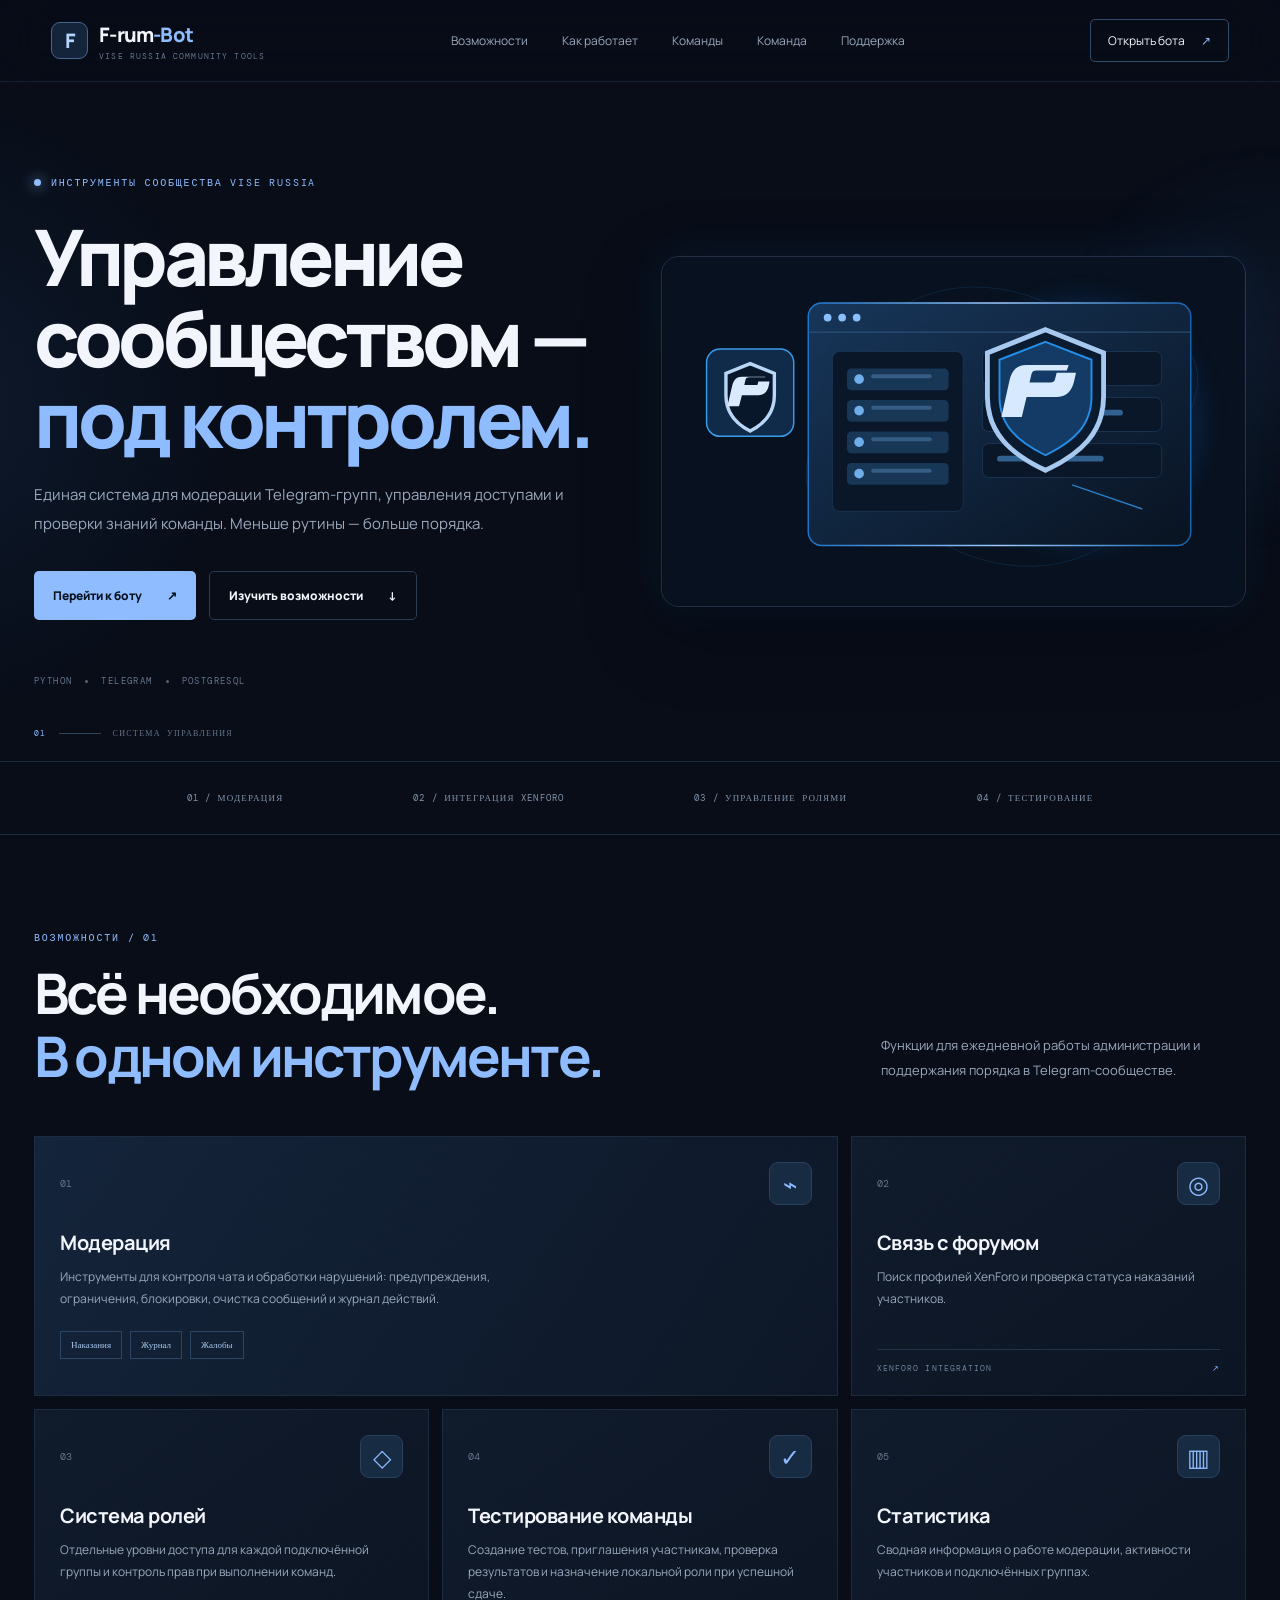
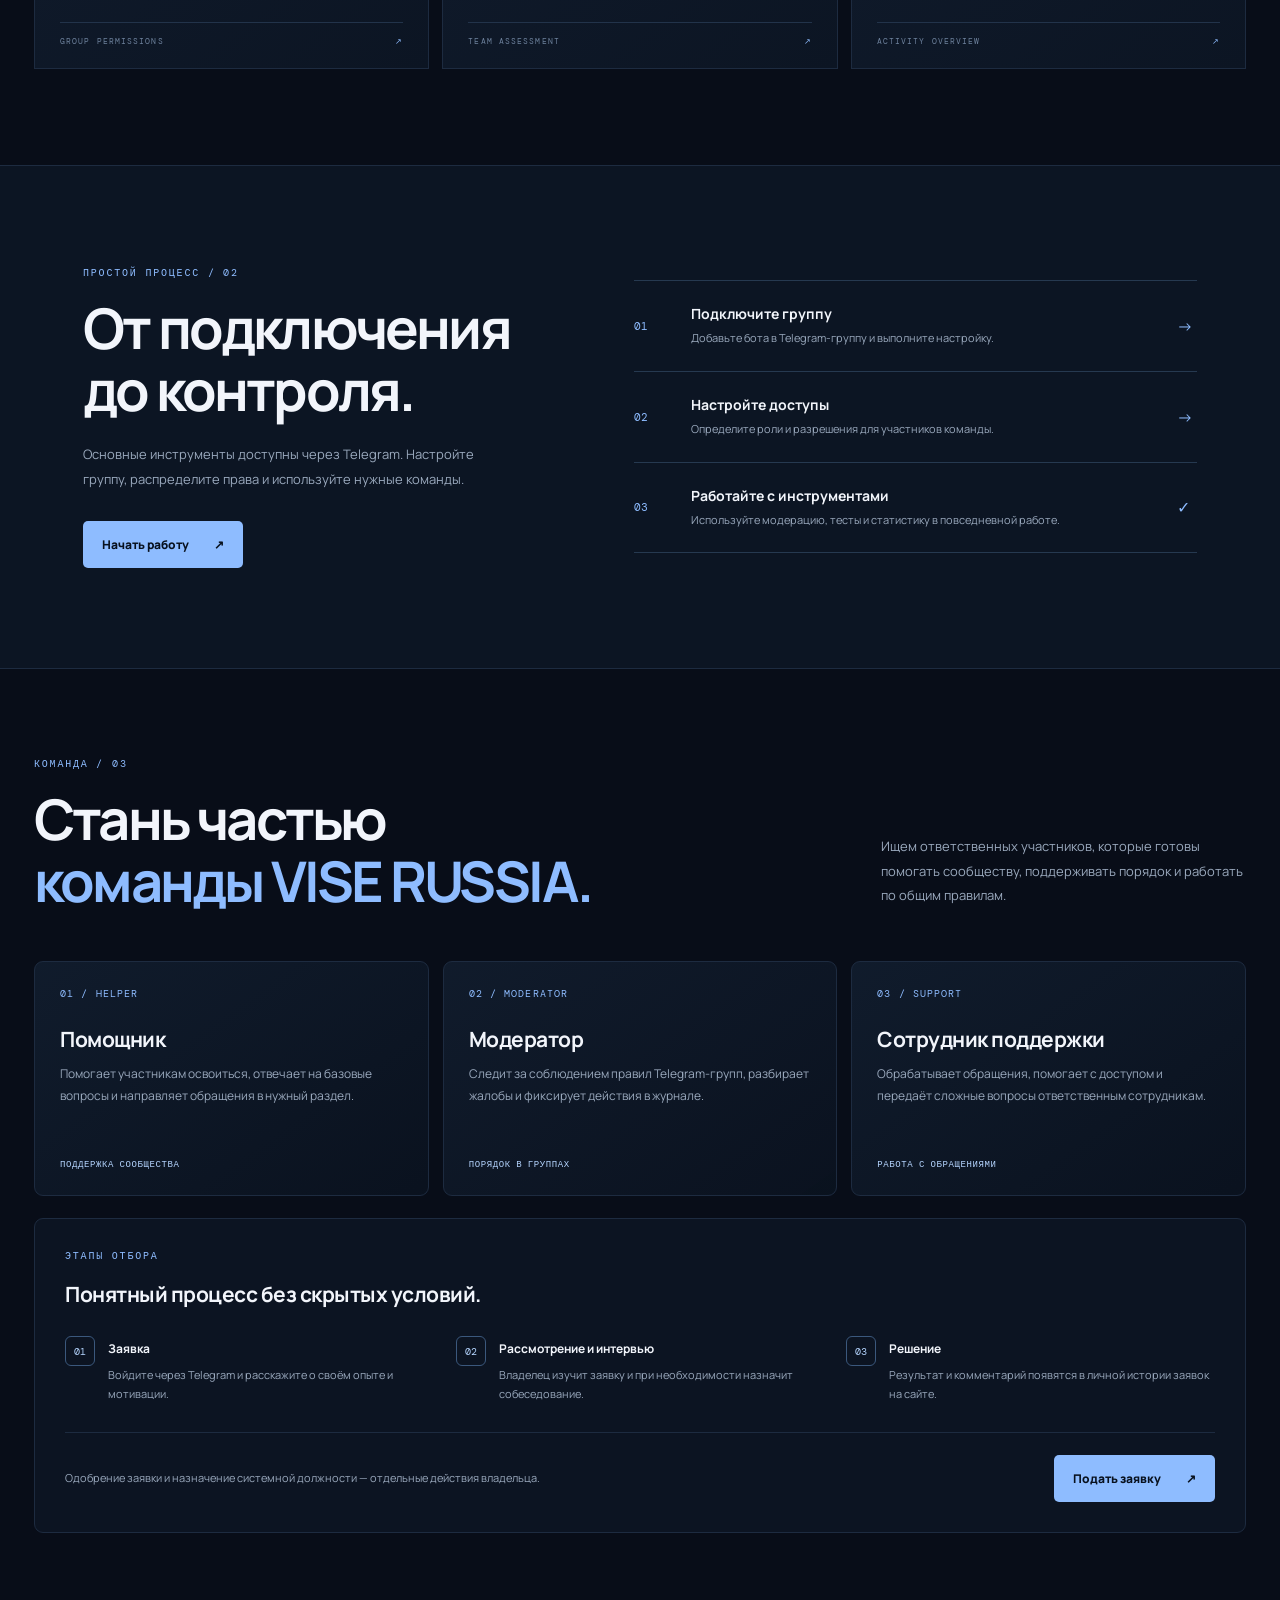
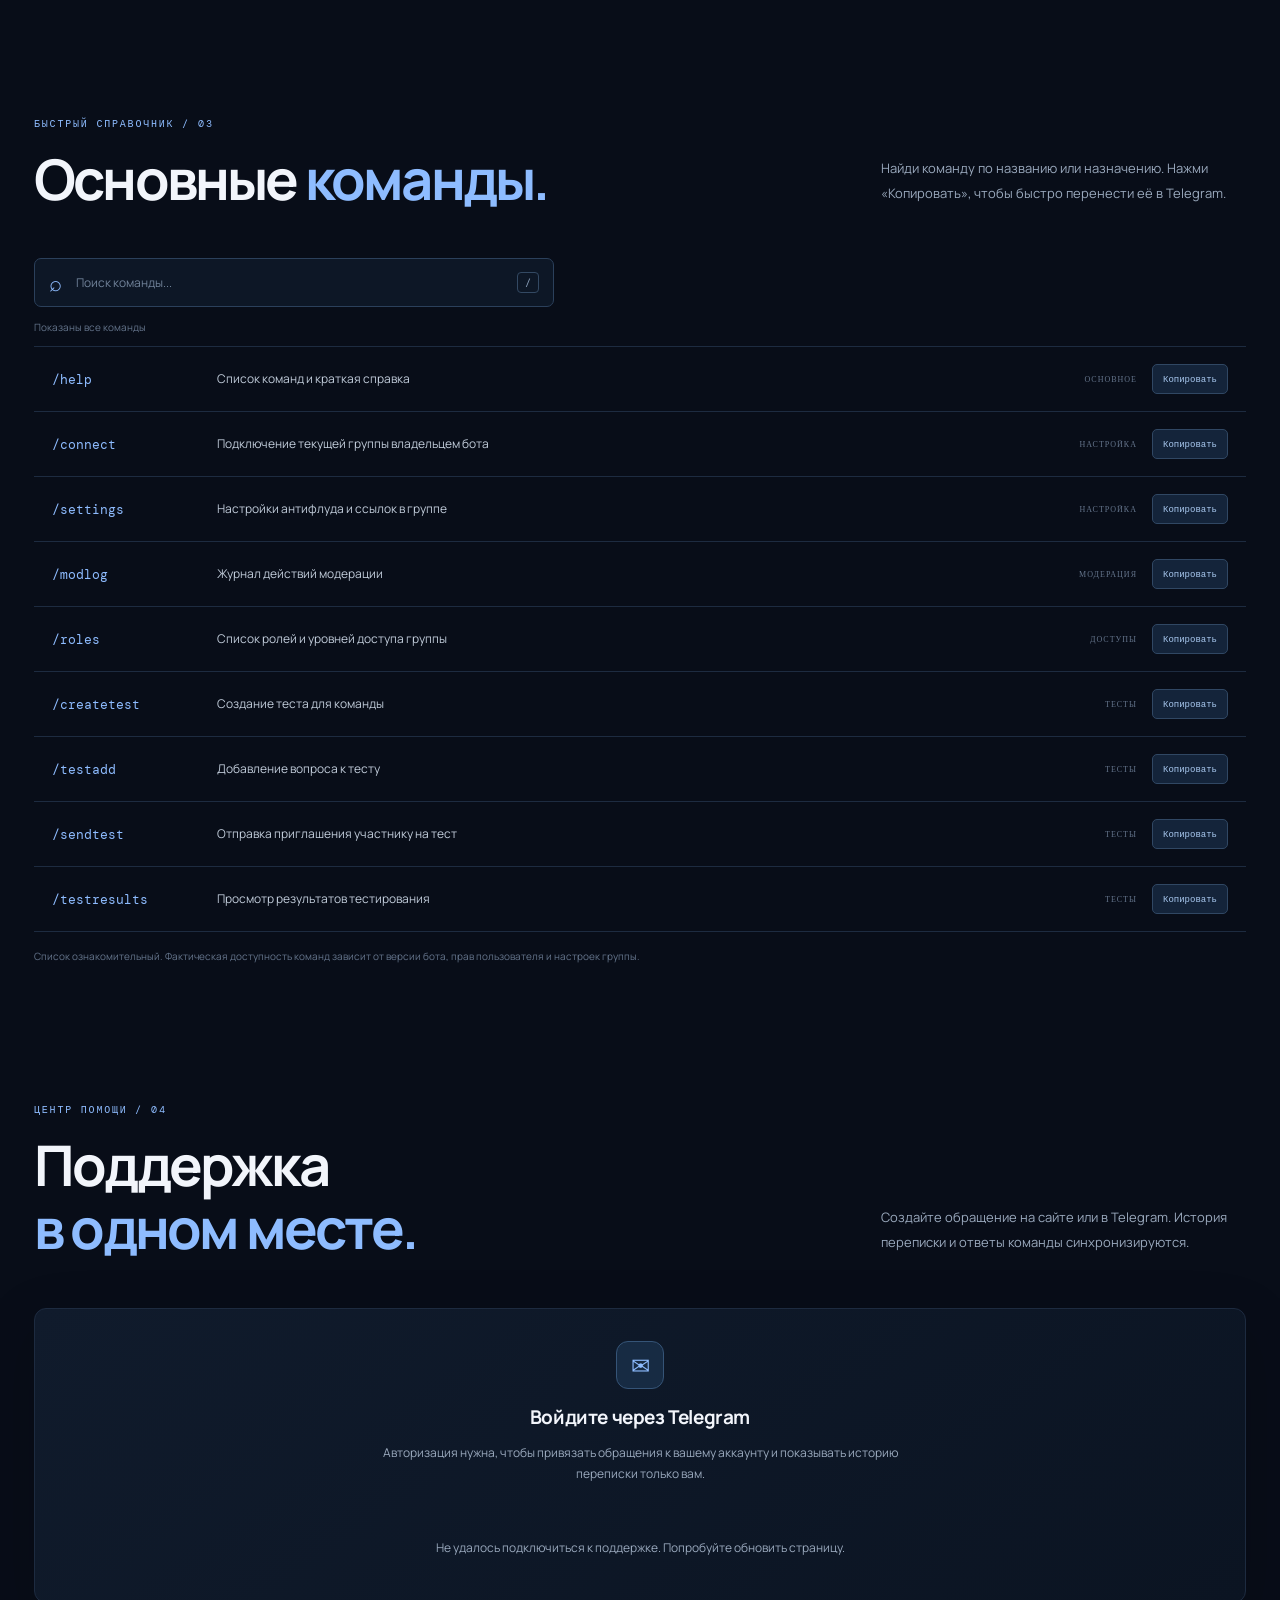
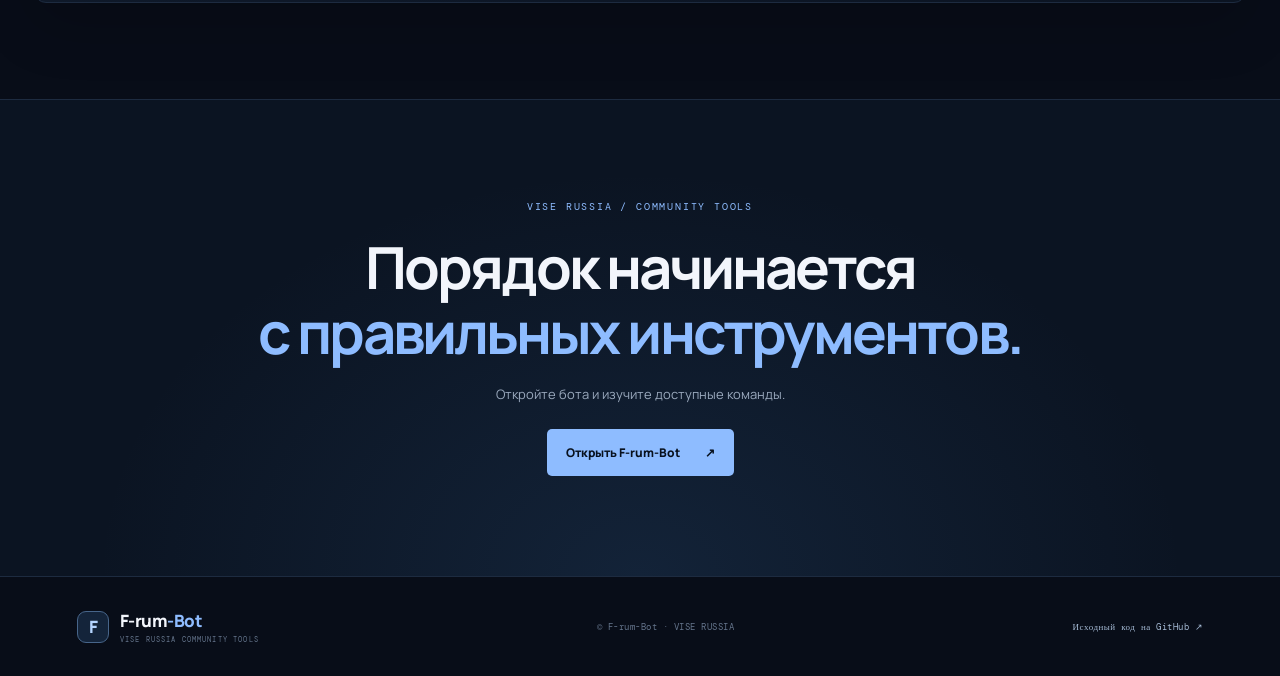
<file: sites/info/index.html>
<!doctype html>
<html lang="ru">
<head>
  <meta charset="utf-8">
  <meta name="viewport" content="width=device-width, initial-scale=1">
  <meta name="theme-color" content="#080d18">
  <meta name="description" content="F-rum-Bot — инструменты модерации Telegram-сообщества VISE RUSSIA, управления ролями и тестирования команды.">
  <meta property="og:type" content="website">
  <meta property="og:title" content="F-rum-Bot — управление сообществом VISE RUSSIA">
  <meta property="og:description" content="Модерация Telegram-групп, роли, тестирование команды и инструменты сообщества.">
  <meta property="og:image" content="assets/hero-illustration.svg">
  <title>F-rum-Bot — управление сообществом VISE RUSSIA</title>
  <link rel="preconnect" href="https://fonts.googleapis.com">
  <link rel="preconnect" href="https://fonts.gstatic.com" crossorigin>
  <link href="https://fonts.googleapis.com/css2?family=DM+Mono:wght@400;500&family=Manrope:wght@400;500;600;700;800&display=swap" rel="stylesheet">
  <link rel="icon" type="image/svg+xml" href="assets/f-rum-avatar.svg">
  <link rel="stylesheet" href="style.css">
</head>
<body>
  <a class="skip-link" href="#main-content">Перейти к содержимому</a>
  <div class="scroll-progress" aria-hidden="true"><span id="scrollProgress"></span></div>
  <header class="site-header">
    <a class="brand" href="#" aria-label="F-rum-Bot — главная"><span class="brand-mark">F</span><span>F-rum<span class="brand-accent">-Bot</span><small>VISE RUSSIA COMMUNITY TOOLS</small></span></a>
    <nav class="desktop-nav" aria-label="Основная навигация">
      <a href="#features">Возможности</a><a href="#workflow">Как работает</a><a href="#commands">Команды</a><a href="#team">Команда</a><a href="#support">Поддержка</a>
    </nav>
    <details class="mobile-nav">
      <summary aria-label="Открыть меню">Меню <span>☰</span></summary>
      <nav aria-label="Мобильная навигация">
        <a href="#features">Возможности</a>
        <a href="#workflow">Как работает</a>
        <a href="#commands">Команды</a>
        <a href="#team">Команда</a>
        <a href="#support">Поддержка</a>
      </nav>
    </details>
    <a class="header-cta" href="https://t.me/ViseRussiaHelpForumBot" target="_blank" rel="noopener">Открыть бота <span>↗</span></a>
  </header>

  <main id="main-content">
    <section class="hero">
      <div class="hero-copy">
        <div class="status"><span class="status-dot"></span> ИНСТРУМЕНТЫ СООБЩЕСТВА VISE RUSSIA</div>
        <h1>Управление<br>сообществом —<br><span>под контролем.</span></h1>
        <p class="hero-lead">Единая система для модерации Telegram-групп, управления доступами и проверки знаний команды. Меньше рутины — больше порядка.</p>
        <div class="hero-actions">
          <a class="button button-primary" href="https://t.me/ViseRussiaHelpForumBot" target="_blank" rel="noopener">Перейти к боту <span>↗</span></a>
          <a class="button button-ghost" href="#features">Изучить возможности <span>↓</span></a>
        </div>
        <div class="hero-meta"><span>PYTHON</span><i></i><span>TELEGRAM</span><i></i><span>POSTGRESQL</span></div>
      </div>
      <div class="hero-visual" aria-label="Иллюстрация системы F-rum-Bot">
        <img class="hero-art" src="assets/hero-illustration.svg" alt="Визуализация панели модерации F-rum-Bot">
      </div>
      <div class="hero-index"><span>01</span><span class="index-line"></span><span>СИСТЕМА УПРАВЛЕНИЯ</span></div>
    </section>

    <section class="trust-strip" aria-label="Основные направления">
      <span>01 / МОДЕРАЦИЯ</span><span>02 / ИНТЕГРАЦИЯ XENFORO</span><span>03 / УПРАВЛЕНИЕ РОЛЯМИ</span><span>04 / ТЕСТИРОВАНИЕ</span>
    </section>

    <section id="features" class="section features-section">
      <div class="section-heading"><div><p class="eyebrow">ВОЗМОЖНОСТИ / 01</p><h2>Всё необходимое.<br><span>В одном инструменте.</span></h2></div><p class="section-intro">Функции для ежедневной работы администрации и поддержания порядка в Telegram-сообществе.</p></div>
      <div class="feature-grid">
        <article class="feature-card feature-large"><div class="card-top"><span class="feature-number">01</span><span class="feature-icon">⌁</span></div><h3>Модерация</h3><p>Инструменты для контроля чата и обработки нарушений: предупреждения, ограничения, блокировки, очистка сообщений и журнал действий.</p><div class="tag-row"><span>Наказания</span><span>Журнал</span><span>Жалобы</span></div></article>
        <article class="feature-card"><div class="card-top"><span class="feature-number">02</span><span class="feature-icon">◎</span></div><h3>Связь с форумом</h3><p>Поиск профилей XenForo и проверка статуса наказаний участников.</p><div class="card-link">XENFORO INTEGRATION <span>↗</span></div></article>
        <article class="feature-card"><div class="card-top"><span class="feature-number">03</span><span class="feature-icon">◇</span></div><h3>Система ролей</h3><p>Отдельные уровни доступа для каждой подключённой группы и контроль прав при выполнении команд.</p><div class="card-link">GROUP PERMISSIONS <span>↗</span></div></article>
        <article class="feature-card"><div class="card-top"><span class="feature-number">04</span><span class="feature-icon">✓</span></div><h3>Тестирование команды</h3><p>Создание тестов, приглашения участникам, проверка результатов и назначение локальной роли при успешной сдаче.</p><div class="card-link">TEAM ASSESSMENT <span>↗</span></div></article>
        <article class="feature-card"><div class="card-top"><span class="feature-number">05</span><span class="feature-icon">▥</span></div><h3>Статистика</h3><p>Сводная информация о работе модерации, активности участников и подключённых группах.</p><div class="card-link">ACTIVITY OVERVIEW <span>↗</span></div></article>
      </div>
    </section>

    <section id="workflow" class="workflow-section">
      <div class="workflow-inner"><div><p class="eyebrow">ПРОСТОЙ ПРОЦЕСС / 02</p><h2>От подключения<br>до контроля.</h2><p class="workflow-lead">Основные инструменты доступны через Telegram. Настройте группу, распределите права и используйте нужные команды.</p><a class="button button-primary" href="https://t.me/ViseRussiaHelpForumBot" target="_blank" rel="noopener">Начать работу <span>↗</span></a></div>
        <div class="steps">
          <article><span>01</span><div><h3>Подключите группу</h3><p>Добавьте бота в Telegram-группу и выполните настройку.</p></div><b>→</b></article>
          <article><span>02</span><div><h3>Настройте доступы</h3><p>Определите роли и разрешения для участников команды.</p></div><b>→</b></article>
          <article><span>03</span><div><h3>Работайте с инструментами</h3><p>Используйте модерацию, тесты и статистику в повседневной работе.</p></div><b>✓</b></article>
        </div>
      </div>
    </section>

    <section id="team" class="section team-section reveal" aria-labelledby="teamTitle">
      <div class="section-heading">
        <div><p class="eyebrow">КОМАНДА / 03</p><h2 id="teamTitle">Стань частью<br><span>команды VISE RUSSIA.</span></h2></div>
        <p class="section-intro">Ищем ответственных участников, которые готовы помогать сообществу, поддерживать порядок и работать по общим правилам.</p>
      </div>
      <div class="team-role-grid">
        <article class="team-role-card"><span class="team-role-index">01 / HELPER</span><h3>Помощник</h3><p>Помогает участникам освоиться, отвечает на базовые вопросы и направляет обращения в нужный раздел.</p><span class="team-role-tag">Поддержка сообщества</span></article>
        <article class="team-role-card"><span class="team-role-index">02 / MODERATOR</span><h3>Модератор</h3><p>Следит за соблюдением правил Telegram-групп, разбирает жалобы и фиксирует действия в журнале.</p><span class="team-role-tag">Порядок в группах</span></article>
        <article class="team-role-card"><span class="team-role-index">03 / SUPPORT</span><h3>Сотрудник поддержки</h3><p>Обрабатывает обращения, помогает с доступом и передаёт сложные вопросы ответственным сотрудникам.</p><span class="team-role-tag">Работа с обращениями</span></article>
      </div>
      <div class="team-process">
        <div class="team-process-heading"><p class="eyebrow">ЭТАПЫ ОТБОРА</p><h3>Понятный процесс без скрытых условий.</h3></div>
        <div class="team-process-steps">
          <article><span>01</span><div><b>Заявка</b><p>Войдите через Telegram и расскажите о своём опыте и мотивации.</p></div></article>
          <article><span>02</span><div><b>Рассмотрение и интервью</b><p>Владелец изучит заявку и при необходимости назначит собеседование.</p></div></article>
          <article><span>03</span><div><b>Решение</b><p>Результат и комментарий появятся в личной истории заявок на сайте.</p></div></article>
        </div>
        <div class="team-apply-row"><p>Одобрение заявки и назначение системной должности — отдельные действия владельца.</p><a class="button button-primary" href="#staffApplicationForm">Подать заявку <span>↗</span></a></div>
      </div>
    </section>

    <section id="commands" class="section commands-section reveal">
      <div class="section-heading"><div><p class="eyebrow">БЫСТРЫЙ СПРАВОЧНИК / 03</p><h2>Основные <span>команды.</span></h2></div><p class="section-intro">Найди команду по названию или назначению. Нажми «Копировать», чтобы быстро перенести её в Telegram.</p></div>
      <label class="command-search"><span aria-hidden="true">⌕</span><input id="commandSearch" type="search" placeholder="Поиск команды..." autocomplete="off" aria-label="Поиск команды"><kbd>/</kbd></label>
      <p class="search-count" id="searchCount" aria-live="polite">Показаны все команды</p>
      <div class="command-list" id="commandList">
        <div class="command-row"><code>/help</code><span>Список команд и краткая справка</span><small>ОСНОВНОЕ</small><button class="copy-command" type="button" aria-label="Скопировать /help">Копировать</button></div>
        <div class="command-row"><code>/connect</code><span>Подключение текущей группы владельцем бота</span><small>НАСТРОЙКА</small><button class="copy-command" type="button" aria-label="Скопировать /connect">Копировать</button></div>
        <div class="command-row"><code>/settings</code><span>Настройки антифлуда и ссылок в группе</span><small>НАСТРОЙКА</small><button class="copy-command" type="button" aria-label="Скопировать /settings">Копировать</button></div>
        <div class="command-row"><code>/modlog</code><span>Журнал действий модерации</span><small>МОДЕРАЦИЯ</small><button class="copy-command" type="button" aria-label="Скопировать /modlog">Копировать</button></div>
        <div class="command-row"><code>/roles</code><span>Список ролей и уровней доступа группы</span><small>ДОСТУПЫ</small><button class="copy-command" type="button" aria-label="Скопировать /roles">Копировать</button></div>
        <div class="command-row"><code>/createtest</code><span>Создание теста для команды</span><small>ТЕСТЫ</small><button class="copy-command" type="button" aria-label="Скопировать /createtest">Копировать</button></div>
        <div class="command-row"><code>/testadd</code><span>Добавление вопроса к тесту</span><small>ТЕСТЫ</small><button class="copy-command" type="button" aria-label="Скопировать /testadd">Копировать</button></div>
        <div class="command-row"><code>/sendtest</code><span>Отправка приглашения участнику на тест</span><small>ТЕСТЫ</small><button class="copy-command" type="button" aria-label="Скопировать /sendtest">Копировать</button></div>
        <div class="command-row"><code>/testresults</code><span>Просмотр результатов тестирования</span><small>ТЕСТЫ</small><button class="copy-command" type="button" aria-label="Скопировать /testresults">Копировать</button></div>
      </div>
      <p class="commands-note">Список ознакомительный. Фактическая доступность команд зависит от версии бота, прав пользователя и настроек группы.</p>
    </section>

    <section id="support" class="section support-section">
      <div class="section-heading"><div><p class="eyebrow">ЦЕНТР ПОМОЩИ / 04</p><h2>Поддержка<br><span>в одном месте.</span></h2></div><p class="section-intro">Создайте обращение на сайте или в Telegram. История переписки и ответы команды синхронизируются.</p></div>
      <div class="support-shell">
        <div class="support-auth" id="supportAuth">
          <div class="support-auth-copy"><span class="support-icon">✉</span><h3>Войдите через Telegram</h3><p>Авторизация нужна, чтобы привязать обращения к вашему аккаунту и показывать историю переписки только вам.</p></div>
          <div id="telegramLoginWidget"></div>
          <p class="support-hint">Для уведомлений в Telegram откройте <a href="https://t.me/ViseRussiaHelpForumBot" target="_blank" rel="noopener">бота</a> и нажмите Start.</p>
        </div>
        <div class="support-workspace" id="supportWorkspace" hidden>
          <div class="support-toolbar"><div><span class="support-online-dot"></span><strong id="supportWelcome">Вы вошли</strong></div><button class="support-logout" id="supportLogout" type="button">Выйти</button></div>
          <div class="support-columns">
            <div class="support-create">
              <h3>Новое обращение</h3>
              <form id="supportCreateForm">
                <label for="supportSubject">Тема</label><input id="supportSubject" name="subject" maxlength="120" required placeholder="Например, не работает команда">
                <label for="supportMessage">Опишите проблему</label><textarea id="supportMessage" name="message" maxlength="2000" required rows="5" placeholder="Что произошло и что вы ожидали увидеть?"></textarea>
                <button class="button button-primary" type="submit">Отправить обращение <span>↗</span></button>
              </form>
              <p class="support-feedback" id="supportFeedback" role="status"></p>
            </div>
            <div class="support-history"><div class="support-history-head"><h3>Мои обращения</h3><button id="supportRefresh" type="button">Обновить ↻</button></div><div id="supportTickets" class="support-ticket-list"><p class="support-empty">Загрузка обращений…</p></div><div id="supportThread" class="support-thread" hidden></div></div>
          </div>
          <section class="support-create staff-application-section" aria-labelledby="staffApplicationTitle">
            <h3 id="staffApplicationTitle">Заявка в команду</h3>
            <p>Выберите доступную роль и расскажите о своём опыте. Решение появится в истории ниже.</p>
            <form id="staffApplicationForm">
              <label for="staffApplicationRole">Желаемая должность</label>
              <select id="staffApplicationRole" name="requested_role" required><option value="helper">Помощник</option><option value="moderator">Модератор</option><option value="support">Сотрудник поддержки</option></select>
              <label for="staffApplicationExperience">Опыт</label>
              <textarea id="staffApplicationExperience" name="experience" maxlength="1200" required rows="3" placeholder="Расскажите о своём опыте"></textarea>
              <label for="staffApplicationMotivation">Почему хотите вступить в команду?</label>
              <textarea id="staffApplicationMotivation" name="motivation" maxlength="2000" required rows="4" placeholder="Опишите мотивацию и чем сможете помочь"></textarea>
              <button class="button button-primary" type="submit">Отправить заявку <span>↗</span></button>
            </form>
            <p class="support-feedback" id="staffApplicationFeedback" role="status" aria-live="polite"></p>
            <div class="support-history"><div class="support-history-head"><h3>Мои заявки</h3><button id="staffApplicationRefresh" type="button">Обновить ↻</button></div><div id="staffApplicationHistory" class="support-ticket-list"><p class="support-empty">Войдите через Telegram, чтобы посмотреть заявки.</p></div></div>
          </section>
        </div>
      </div>
    </section>

    <section class="closing-cta"><p class="eyebrow">VISE RUSSIA / COMMUNITY TOOLS</p><h2>Порядок начинается<br><span>с правильных инструментов.</span></h2><p>Откройте бота и изучите доступные команды.</p><a class="button button-primary" href="https://t.me/ViseRussiaHelpForumBot" target="_blank" rel="noopener">Открыть F-rum-Bot <span>↗</span></a></section>
  </main>
  <button class="back-to-top" id="backToTop" type="button" aria-label="Наверх">↑</button>
  <footer><a class="brand footer-brand" href="#"><span class="brand-mark">F</span><span>F-rum<span class="brand-accent">-Bot</span><small>VISE RUSSIA COMMUNITY TOOLS</small></span></a><span>© F-rum-Bot · VISE RUSSIA</span><a href="https://github.com/Mark2312-eng/F-rum-Bot" target="_blank" rel="noopener">Исходный код на GitHub ↗</a></footer>
  <script src="app.js" defer></script>
</body>
</html>
</file>
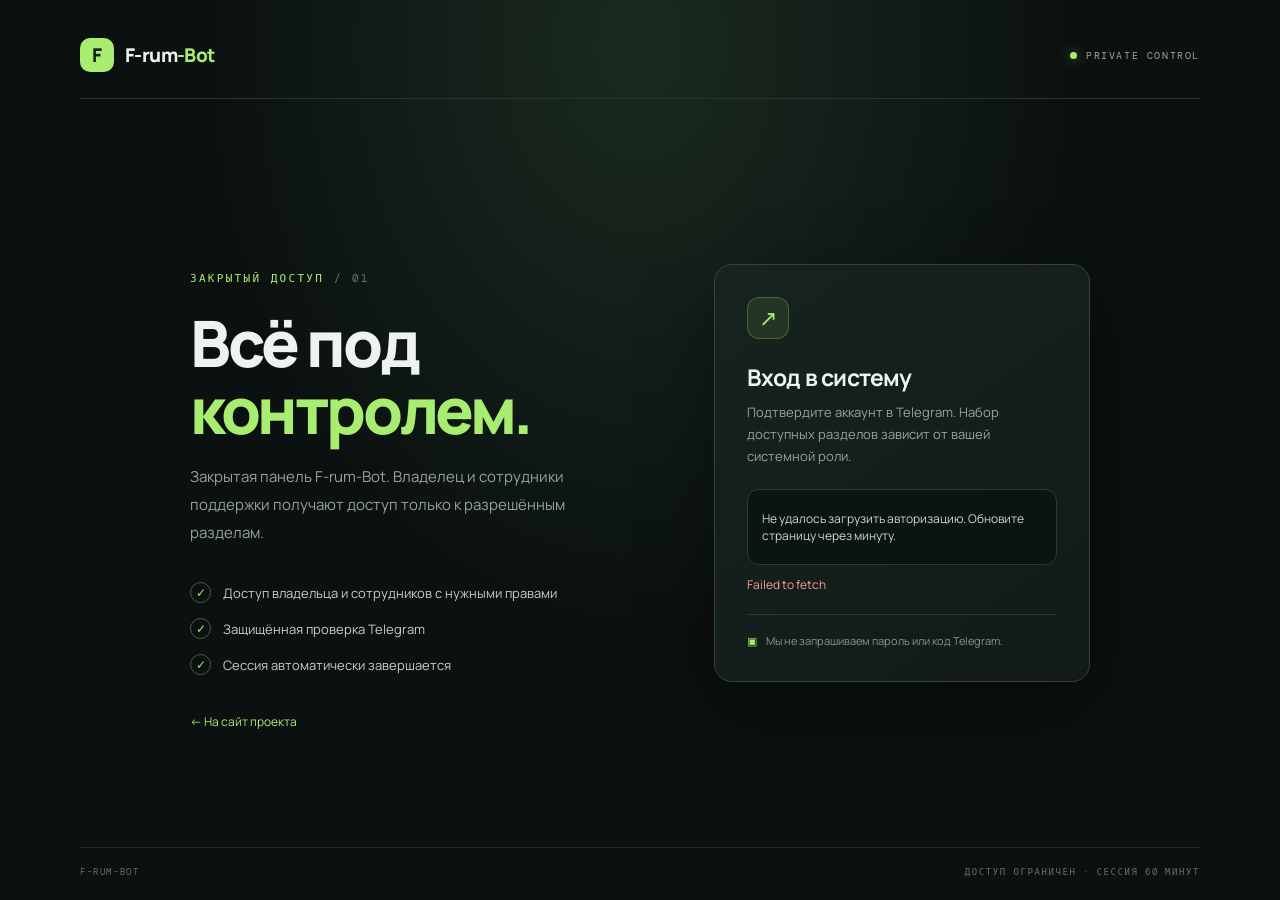
<file: sites/panel/index.html>
<!doctype html>
<html lang="ru">
<head>
  <meta charset="utf-8">
  <meta name="viewport" content="width=device-width,initial-scale=1">
  <meta name="theme-color" content="#0b1110">
  <meta name="description" content="Закрытая панель управления F-rum-Bot. Вход через Telegram с проверкой системной роли.">
  <title>F-rum-Bot — панель управления</title>
  <link rel="preconnect" href="https://fonts.googleapis.com">
  <link rel="preconnect" href="https://fonts.gstatic.com" crossorigin>
  <link href="https://fonts.googleapis.com/css2?family=DM+Mono:wght@400;500&family=Manrope:wght@400;500;600;700;800&display=swap" rel="stylesheet">
  <link rel="stylesheet" href="style.css">
</head>
<body>
  <main class="shell">
    <header class="topbar">
      <a class="brand" href="https://f-rum-bot-info.onrender.com" aria-label="F-rum-Bot — главная"><span class="brand-mark">F</span><span>F-rum<span class="brand-accent">-Bot</span></span></a>
      <span class="private"><span class="status-dot"></span> PRIVATE CONTROL</span>
    </header>
    <section id="login-view" class="login">
      <div class="login-copy">
        <div class="eyebrow">ЗАКРЫТЫЙ ДОСТУП <span> / 01</span></div>
        <h1>Всё под<br><span>контролем.</span></h1>
        <p class="lead">Закрытая панель F-rum-Bot. Владелец и сотрудники поддержки получают доступ только к разрешённым разделам.</p>
        <div class="trust-list">
          <div><span class="check">✓</span><span>Доступ владельца и сотрудников с нужными правами</span></div>
          <div><span class="check">✓</span><span>Защищённая проверка Telegram</span></div>
          <div><span class="check">✓</span><span>Сессия автоматически завершается</span></div>
        </div>
      </div>
      <div class="auth-card">
        <div class="auth-icon">↗</div><h2>Вход в систему</h2>
        <p>Подтвердите аккаунт в Telegram. Набор доступных разделов зависит от вашей системной роли.</p>
        <div id="login-widget" class="widget-slot" aria-live="polite"><p class="notice"><span class="spinner"></span> Подготавливаем безопасный вход…</p></div>
        <p id="message" class="message" role="status" aria-live="polite"></p>
        <div class="auth-note"><span class="lock">▣</span> Мы не запрашиваем пароль или код Telegram.</div>
      </div>
      <a class="back" href="https://f-rum-bot-info.onrender.com">← На сайт проекта</a>
    </section>
    <section id="dashboard" class="dashboard" hidden>
      <div class="dash-head">
        <div><div class="eyebrow">ЦЕНТР УПРАВЛЕНИЯ <span>/ OVERVIEW</span></div><h1>Обзор системы</h1><p class="dash-subtitle">Состояние модерации, групп и проверочных тестов.</p></div>
        <div class="dash-actions"><span class="live-label"><span class="status-dot"></span> СЕССИЯ АКТИВНА</span><button id="refresh" class="button button-secondary" type="button">↻ Обновить</button><button id="export-csv" class="button button-quiet" type="button">↓ Экспорт CSV</button><button id="logout" class="button button-quiet" type="button">Выйти</button></div>
      </div>
      <nav class="dash-nav" aria-label="Разделы панели">
        <a class="active" href="#overview">Обзор</a><a href="#reports">Жалобы</a><a href="#members">Участники</a><a href="#people">Роли</a><a href="#audit">Журнал</a><a href="#blacklist-audit">Чёрный список</a><a href="#system-staff">Команда</a><a href="#staff-applications">Заявки</a><a href="#groups">Группы</a><a href="#tests">Тесты</a><a href="#results">Результаты</a><a href="#support">Поддержка</a>
      </nav>
      <div id="overview" class="section-label"><span>01 / СВОДКА</span><span id="updated-at">Загрузка данных…</span></div>
      <div id="stats" class="stats" aria-live="polite"></div>
      <div class="toolbar"><div><div class="section-label"><span>02 / МОНИТОРИНГ</span></div><p>Поиск по таблицам · автоматическое обновление раз в минуту · «/» — поиск</p></div><label class="search-box"><span>⌕</span><input id="table-search" type="search" placeholder="Поиск по панели…" autocomplete="off" aria-label="Поиск по таблицам"></label></div>
      <section id="groups" class="block"><div class="block-head"><div><span class="section-index">02.1</span><h2>Подключённые группы</h2><p>Чаты, в которых работает бот</p></div><span id="groups-count" class="count">—</span></div><div id="chats"></div></section>
      <section id="tests" class="block"><div class="block-head"><div><span class="section-index">02.2</span><h2>Тесты</h2><p>Настроенные проверки и назначение ролей</p></div><span id="tests-count" class="count">—</span></div><div id="tests-table"></div></section>
      <section id="results" class="block"><div class="block-head"><div><span class="section-index">02.3</span><h2>Последние результаты</h2><p>Недавние попытки участников</p></div><span id="results-count" class="count">—</span></div><div id="results-table"></div></section>
      <section id="reports" class="block"><div class="block-head"><div><span class="section-index">03.1</span><h2>Очередь жалоб</h2><p>Открытые обращения участников из подключённых групп</p></div><span id="reports-count" class="count">—</span></div><div id="reports-table"></div></section>
      <section id="members" class="block"><div class="block-head"><div><span class="section-index">03.2</span><h2>Участники</h2><p>Известная активность, роли и предупреждения</p></div><span id="members-count" class="count">—</span></div><div id="members-table"></div></section>
            <section id="people" class="block people-block">
        <div class="block-head"><div><span class="section-index">04.1</span><h2>Управление участниками и ролями</h2><p>Назначение ролей в группах с проверкой иерархии и статуса Telegram</p></div><span id="people-count" class="count">—</span></div>
        <div class="people-controls">
          <label class="field-label">Группа<select id="people-chat"><option value="">Все группы · только просмотр</option></select></label>
          <label class="field-label people-search">Поиск участника<input id="people-search" type="search" placeholder="Имя, @username или Telegram ID" autocomplete="off"></label>
          <button id="people-find" class="button button-secondary" type="button">Найти</button>
        </div>
        <div id="role-catalog" class="role-catalog"></div>
        <div id="people-table"></div>
        <div id="member-history" class="member-history" hidden aria-live="polite"></div>
        <p class="people-note">Назначение доступно только в выбранной группе. Владелец и администраторы Telegram защищены от изменения ролей. Приоритет роли не может быть равен или выше приоритета управляющего.</p>
      </section>
<section id="audit" class="block"><div class="block-head"><div><span class="section-index">03.3</span><h2>Журнал модерации</h2><p>Последние действия бота и модераторов</p></div><span id="events-count" class="count">—</span></div><div id="events-table"></div></section>
      <section id="blacklist-audit" class="block"><div class="block-head"><div><span class="section-index">03.4</span><h2>История глобального чёрного списка</h2><p>Кто добавил, обновил или удалил запись и по какой причине</p></div><span id="blacklist-audit-count" class="count">—</span></div><div id="blacklist-audit-table"></div></section>

      <section id="system-staff" class="block"><div class="block-head"><div><span class="section-index">04.2</span><h2>Системная команда</h2><p>Назначение и снятие глобальных должностей с проверкой иерархии</p></div><span id="system-staff-count" class="count">—</span></div><form id="system-staff-assign" class="staff-admin-controls"><label class="field-label">Telegram ID сотрудника<input name="user_id" inputmode="numeric" pattern="[0-9]+" required placeholder="Например, 123456789"></label><label class="field-label">Должность<select name="role_key" id="system-staff-role" required><option value="">Загрузка каталога…</option></select></label><button class="button button-secondary" type="submit">Назначить должность</button></form><div id="system-staff-role-catalog" class="role-catalog"></div><div id="system-staff-table"></div><div class="block-head"><div><h3>История назначений</h3><p>Последние 100 изменений системных должностей</p></div><span id="system-staff-history-count" class="count">—</span></div><div id="system-staff-history"></div></section>

      <section id="staff-applications" class="block"><div class="block-head"><div><span class="section-index">04.3</span><h2>Заявки в команду</h2><p>Очередь кандидатов и решения владельца</p></div><span id="staff-applications-count" class="count">—</span></div><div id="staff-applications-table"></div><p class="muted-cell">Собеседование: назначение даты, уведомление кандидата и оценка по итогам</p><div class="block-head"><div><h3>История рассмотрения</h3><p>События подачи и решений по заявкам</p></div><span id="staff-applications-history-count" class="count">—</span></div><div id="staff-applications-history"></div></section>
      <section id="support" class="block">
        <div class="block-head"><div><span class="section-index">04</span><h2>Поддержка</h2><p>Общие обращения с сайта и из Telegram</p></div><span id="support-count" class="count">—</span></div>
        <div class="support-panel-toolbar"><label>Фильтр <select id="support-filter"><option value="active">Активные</option><option value="all">Все</option><option value="closed">Закрытые</option></select></label><button id="support-reload" class="button button-secondary" type="button">↻ Обновить</button></div>
        <div class="support-panel-grid"><div id="support-queue" class="support-queue"><p class="empty">Загрузка обращений…</p></div><div id="support-conversation" class="support-conversation"><p class="empty">Выберите обращение слева.</p></div></div>
      </section>
      <p id="dashboard-error" class="message" role="status" aria-live="polite"></p>
    </section>
    <div id="toast" class="toast" role="status" aria-live="polite" hidden></div>
    <footer><span>F-RUM-BOT</span><span>ДОСТУП ОГРАНИЧЕН · СЕССИЯ 60 МИНУТ</span></footer>
  </main>
  <script src="app.js"></script>
</body>
</html>
</file>
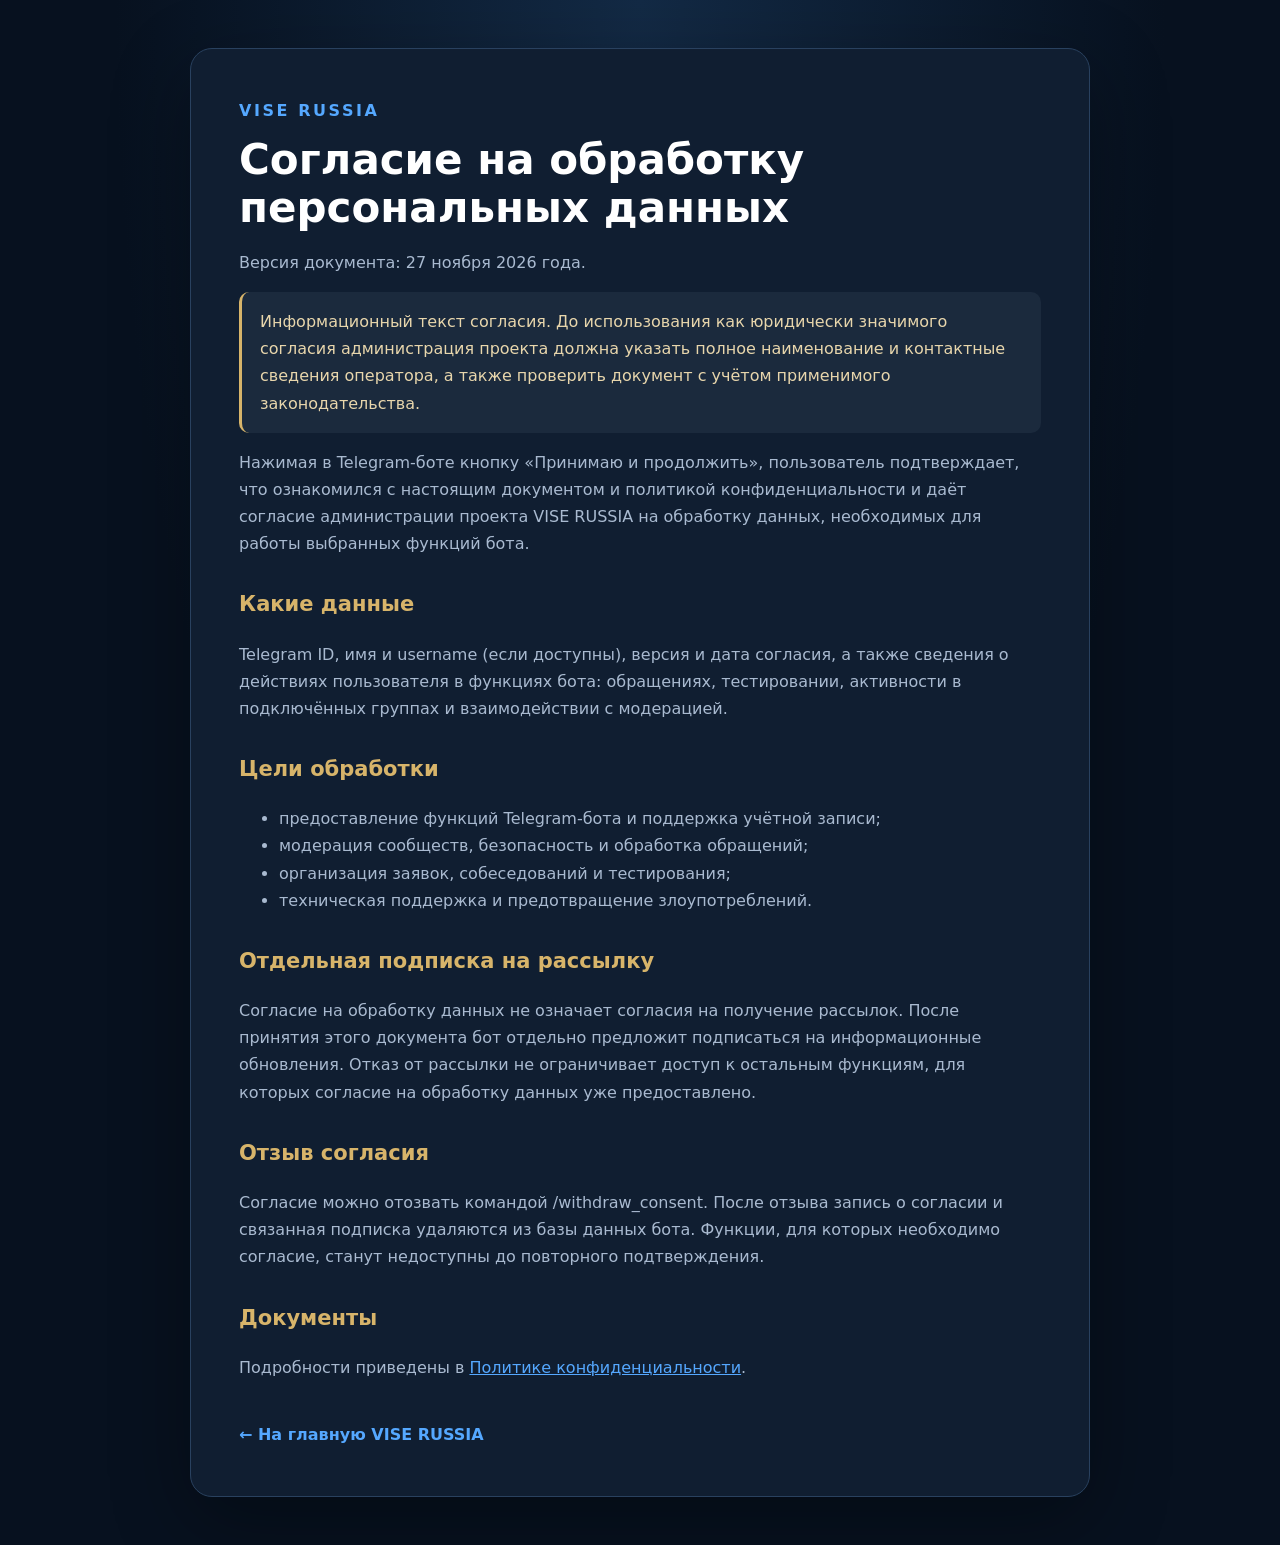
<file: sites/info/personal-data.html>
<!doctype html>
<html lang="ru">
<head>
  <meta charset="utf-8">
  <meta name="viewport" content="width=device-width, initial-scale=1">
  <title>Согласие на обработку персональных данных — VISE RUSSIA</title>
  <style>
    :root{color-scheme:dark;--bg:#07111f;--panel:#101e31;--text:#eaf1fb;--muted:#a9bad0;--blue:#55a8ff;--gold:#d7b46a}
    *{box-sizing:border-box}body{margin:0;background:radial-gradient(ellipse at top,#132a45 0,#07111f 58%);color:var(--text);font:16px/1.7 system-ui,-apple-system,Segoe UI,sans-serif}
    main{width:min(900px,calc(100% - 32px));margin:48px auto;padding:clamp(22px,5vw,48px);background:var(--panel);border:1px solid #29415f;border-radius:22px;box-shadow:0 24px 80px #0005}
    .brand{color:var(--blue);font-weight:800;letter-spacing:.16em;text-transform:uppercase}h1{font-size:clamp(28px,5vw,42px);line-height:1.15;margin:12px 0;color:#fff}h2{font-size:21px;color:var(--gold);margin-top:30px}p,li{color:var(--muted)}a{color:var(--blue)}.notice{padding:16px 18px;border-left:3px solid var(--gold);background:#1b2a3d;border-radius:10px;color:#e8d6ac}.back{display:inline-block;margin-top:24px;text-decoration:none;font-weight:700}
  </style>
</head>
<body><main>
  <div class="brand">VISE RUSSIA</div>
  <h1>Согласие на обработку персональных данных</h1>
  <p>Версия документа: 27 ноября 2026 года.</p>
  <p class="notice">Информационный текст согласия. До использования как юридически значимого согласия администрация проекта должна указать полное наименование и контактные сведения оператора, а также проверить документ с учётом применимого законодательства.</p>
  <p>Нажимая в Telegram-боте кнопку «Принимаю и продолжить», пользователь подтверждает, что ознакомился с настоящим документом и политикой конфиденциальности и даёт согласие администрации проекта VISE RUSSIA на обработку данных, необходимых для работы выбранных функций бота.</p>
  <h2>Какие данные</h2>
  <p>Telegram ID, имя и username (если доступны), версия и дата согласия, а также сведения о действиях пользователя в функциях бота: обращениях, тестировании, активности в подключённых группах и взаимодействии с модерацией.</p>
  <h2>Цели обработки</h2>
  <ul>
    <li>предоставление функций Telegram-бота и поддержка учётной записи;</li>
    <li>модерация сообществ, безопасность и обработка обращений;</li>
    <li>организация заявок, собеседований и тестирования;</li>
    <li>техническая поддержка и предотвращение злоупотреблений.</li>
  </ul>
  <h2>Отдельная подписка на рассылку</h2>
  <p>Согласие на обработку данных не означает согласия на получение рассылок. После принятия этого документа бот отдельно предложит подписаться на информационные обновления. Отказ от рассылки не ограничивает доступ к остальным функциям, для которых согласие на обработку данных уже предоставлено.</p>
  <h2>Отзыв согласия</h2>
  <p>Согласие можно отозвать командой /withdraw_consent. После отзыва запись о согласии и связанная подписка удаляются из базы данных бота. Функции, для которых необходимо согласие, станут недоступны до повторного подтверждения.</p>
  <h2>Документы</h2>
  <p>Подробности приведены в <a href="/privacy.html">Политике конфиденциальности</a>.</p>
  <a class="back" href="/">← На главную VISE RUSSIA</a>
</main></body></html>
</file>
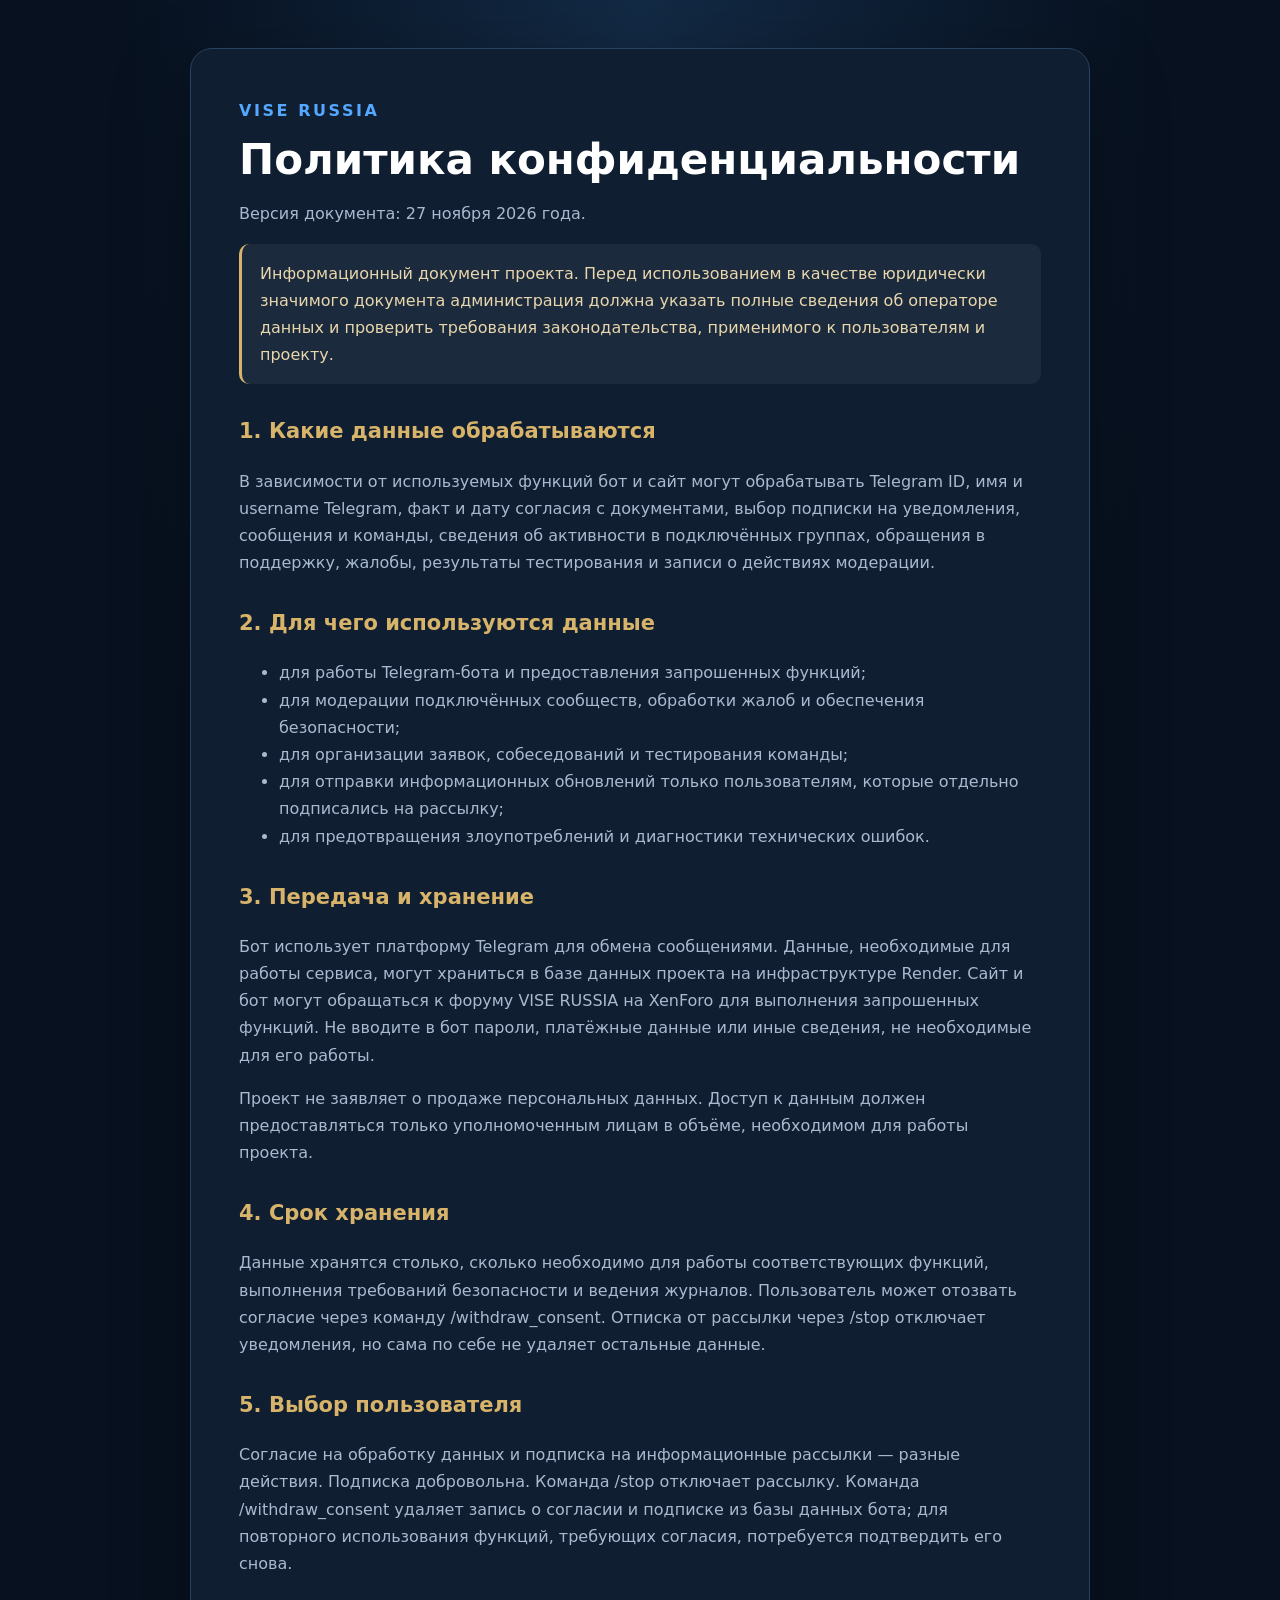
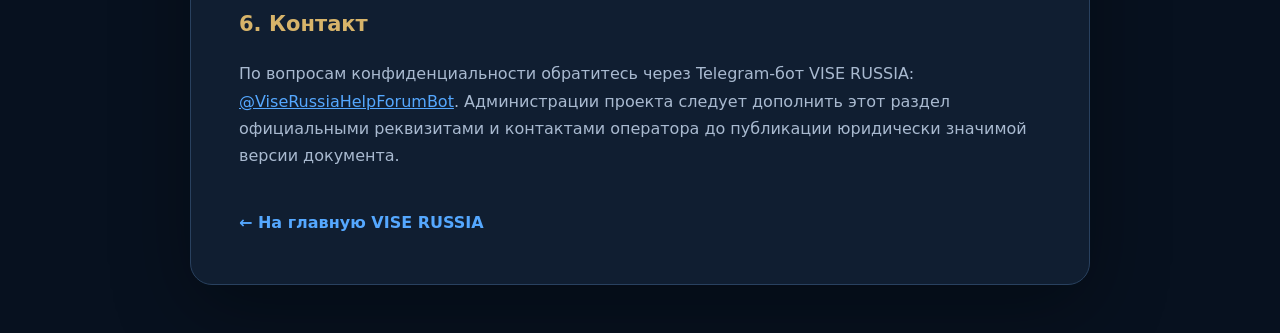
<file: sites/info/privacy.html>
<!doctype html>
<html lang="ru">
<head>
  <meta charset="utf-8">
  <meta name="viewport" content="width=device-width, initial-scale=1">
  <title>Политика конфиденциальности — VISE RUSSIA</title>
  <style>
    :root{color-scheme:dark;--bg:#07111f;--panel:#101e31;--text:#eaf1fb;--muted:#a9bad0;--blue:#55a8ff;--gold:#d7b46a}
    *{box-sizing:border-box}body{margin:0;background:radial-gradient(ellipse at top,#132a45 0,#07111f 58%);color:var(--text);font:16px/1.7 system-ui,-apple-system,Segoe UI,sans-serif}
    main{width:min(900px,calc(100% - 32px));margin:48px auto;padding:clamp(22px,5vw,48px);background:var(--panel);border:1px solid #29415f;border-radius:22px;box-shadow:0 24px 80px #0005}
    .brand{color:var(--blue);font-weight:800;letter-spacing:.16em;text-transform:uppercase}h1{font-size:clamp(28px,5vw,42px);line-height:1.15;margin:12px 0;color:#fff}h2{font-size:21px;color:var(--gold);margin-top:30px}p,li{color:var(--muted)}a{color:var(--blue)}.notice{padding:16px 18px;border-left:3px solid var(--gold);background:#1b2a3d;border-radius:10px;color:#e8d6ac}.back{display:inline-block;margin-top:24px;text-decoration:none;font-weight:700}
  </style>
</head>
<body><main>
  <div class="brand">VISE RUSSIA</div>
  <h1>Политика конфиденциальности</h1>
  <p>Версия документа: 27 ноября 2026 года.</p>
  <p class="notice">Информационный документ проекта. Перед использованием в качестве юридически значимого документа администрация должна указать полные сведения об операторе данных и проверить требования законодательства, применимого к пользователям и проекту.</p>
  <h2>1. Какие данные обрабатываются</h2>
  <p>В зависимости от используемых функций бот и сайт могут обрабатывать Telegram ID, имя и username Telegram, факт и дату согласия с документами, выбор подписки на уведомления, сообщения и команды, сведения об активности в подключённых группах, обращения в поддержку, жалобы, результаты тестирования и записи о действиях модерации.</p>
  <h2>2. Для чего используются данные</h2>
  <ul>
    <li>для работы Telegram-бота и предоставления запрошенных функций;</li>
    <li>для модерации подключённых сообществ, обработки жалоб и обеспечения безопасности;</li>
    <li>для организации заявок, собеседований и тестирования команды;</li>
    <li>для отправки информационных обновлений только пользователям, которые отдельно подписались на рассылку;</li>
    <li>для предотвращения злоупотреблений и диагностики технических ошибок.</li>
  </ul>
  <h2>3. Передача и хранение</h2>
  <p>Бот использует платформу Telegram для обмена сообщениями. Данные, необходимые для работы сервиса, могут храниться в базе данных проекта на инфраструктуре Render. Сайт и бот могут обращаться к форуму VISE RUSSIA на XenForo для выполнения запрошенных функций. Не вводите в бот пароли, платёжные данные или иные сведения, не необходимые для его работы.</p>
  <p>Проект не заявляет о продаже персональных данных. Доступ к данным должен предоставляться только уполномоченным лицам в объёме, необходимом для работы проекта.</p>
  <h2>4. Срок хранения</h2>
  <p>Данные хранятся столько, сколько необходимо для работы соответствующих функций, выполнения требований безопасности и ведения журналов. Пользователь может отозвать согласие через команду /withdraw_consent. Отписка от рассылки через /stop отключает уведомления, но сама по себе не удаляет остальные данные.</p>
  <h2>5. Выбор пользователя</h2>
  <p>Согласие на обработку данных и подписка на информационные рассылки — разные действия. Подписка добровольна. Команда /stop отключает рассылку. Команда /withdraw_consent удаляет запись о согласии и подписке из базы данных бота; для повторного использования функций, требующих согласия, потребуется подтвердить его снова.</p>
  <h2>6. Контакт</h2>
  <p>По вопросам конфиденциальности обратитесь через Telegram-бот VISE RUSSIA: <a href="https://t.me/ViseRussiaHelpForumBot">@ViseRussiaHelpForumBot</a>. Администрации проекта следует дополнить этот раздел официальными реквизитами и контактами оператора до публикации юридически значимой версии документа.</p>
  <a class="back" href="/">← На главную VISE RUSSIA</a>
</main></body></html>
</file>
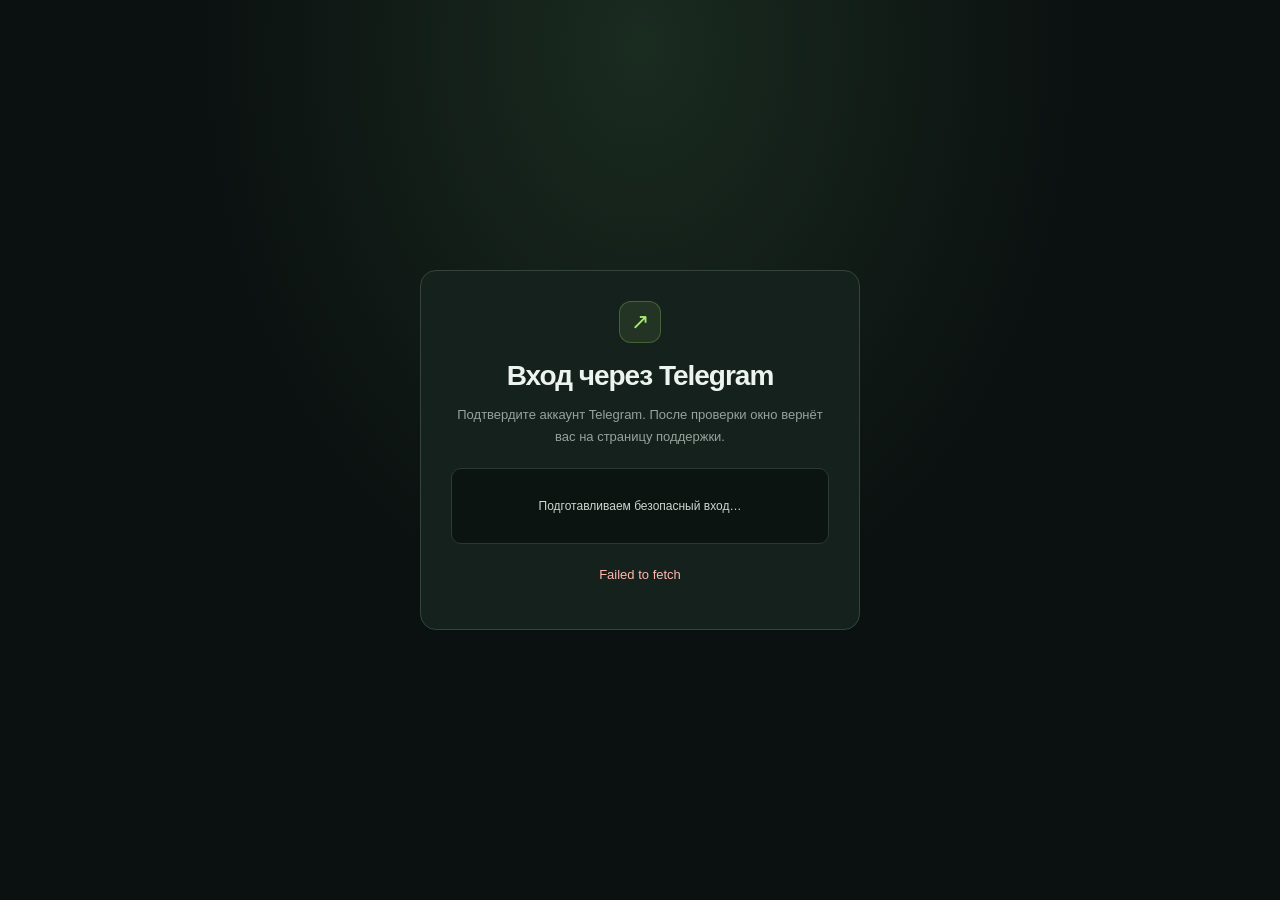
<file: sites/panel/support-login.html>
<!doctype html>
<html lang="ru">
<head>
  <meta charset="utf-8">
  <meta name="viewport" content="width=device-width,initial-scale=1">
  <meta name="theme-color" content="#0b1110">
  <title>Вход через Telegram — F-rum-Bot</title>
  <link rel="stylesheet" href="style.css">
  <style>
    body{display:grid;place-items:center;min-height:100vh;padding:24px}
    .login-card{width:min(100%,440px);padding:30px;border:1px solid #34443a;border-radius:16px;background:#15211d;text-align:center}
    .login-card h1{font-size:28px;letter-spacing:-1px;margin:0 0 12px}
    .login-card p{color:#94a49b;font-size:13px;line-height:1.7}
    #login-widget{display:grid;place-items:center;min-height:76px;margin:20px 0;padding:12px;border:1px solid #2a3a31;border-radius:10px;background:#0c1411}
    #login-message{color:#ffb7ad;min-height:18px}
  </style>
</head>
<body>
  <main class="login-card">
    <div class="auth-icon" style="margin:0 auto 18px">↗</div>
    <h1>Вход через Telegram</h1>
    <p>Подтвердите аккаунт Telegram. После проверки окно вернёт вас на страницу поддержки.</p>
    <div id="login-widget"><span class="notice">Подготавливаем безопасный вход…</span></div>
    <p id="login-message" role="status" aria-live="polite"></p>
  </main>
  <script>
    const API = 'https://f-rum-bot.onrender.com';
    window.onTelegramAuth = user => {
      if (!window.opener) {
        document.getElementById('login-message').textContent = 'Откройте окно входа с сайта поддержки.';
        return;
      }
      window.opener.postMessage({type:'f-rum-support-auth', user}, 'https://f-rum-bot-info.onrender.com');
      window.close();
    };
    (async () => {
      try {
        const response = await fetch(API + '/api/config');
        if (!response.ok) throw new Error('Не удалось загрузить настройки входа.');
        const config = await response.json();
        const script = document.createElement('script');
        script.src = 'https://telegram.org/js/telegram-widget.js?22';
        script.async = true;
        script.dataset.telegramLogin = String(config.bot_username || 'ViseRussiaHelpForumBot').replace(/^@/, '');
        script.dataset.size = 'large';
        script.dataset.userpic = 'false';
        script.dataset.requestAccess = 'write';
        script.dataset.onauth = 'onTelegramAuth(user)';
        document.getElementById('login-widget').replaceChildren(script);
      } catch (error) {
        document.getElementById('login-message').textContent = error.message;
      }
    })();
  </script>
</body>
</html>
</file>
<file: sites/info/style.css>
:root{color-scheme:dark;--bg:#080d18;--panel:#0e1726;--panel2:#111d2e;--line:#1d2b40;--text:#f2f5fb;--muted:#9aa9bd;--dim:#65758c;--accent:#8ebcff;--accent2:#b5d5ff}*{box-sizing:border-box}html{scroll-behavior:smooth;scroll-padding-top:90px}body{margin:0;background:var(--bg);color:var(--text);font-family:Manrope,Arial,sans-serif;-webkit-font-smoothing:antialiased}a{color:inherit}.site-header{height:82px;padding:0 max(6vw,26px);display:flex;align-items:center;justify-content:space-between;border-bottom:1px solid rgba(142,188,255,.13);background:rgba(8,13,24,.92);position:sticky;top:0;z-index:20;backdrop-filter:blur(18px)}.brand{display:flex;align-items:center;gap:11px;text-decoration:none;font-size:20px;font-weight:800;letter-spacing:-.8px}.brand-mark{width:37px;height:37px;display:grid;place-items:center;border:1px solid #47658a;background:#14243a;color:var(--accent2);font-size:20px;border-radius:9px}.brand-accent{color:var(--accent)}.brand small{display:block;margin-top:3px;color:var(--dim);font:8px 'DM Mono',monospace;letter-spacing:1.15px}.desktop-nav{display:flex;gap:34px}.desktop-nav a,.header-cta{font-size:12px;text-decoration:none;color:var(--muted);transition:color .2s}.desktop-nav a:hover,.footer-brand:hover,.site-header a:hover{color:var(--accent2)}.header-cta{border:1px solid #334b6a;padding:12px 17px;border-radius:5px;color:var(--text)}.header-cta span{color:var(--accent);padding-left:14px}main{overflow:hidden}.hero{max-width:1250px;min-height:650px;margin:auto;padding:94px 34px 74px;display:grid;grid-template-columns:1.02fr .98fr;align-items:center;position:relative}.hero:before{content:"";position:absolute;width:650px;height:650px;left:-400px;top:0;background:radial-gradient(circle,rgba(44,95,157,.16),transparent 68%);pointer-events:none}.hero-copy{position:relative;z-index:2}.status,.eyebrow{font:10px 'DM Mono',monospace;letter-spacing:1.8px;color:var(--accent)}.status{display:flex;align-items:center;gap:10px}.status-dot{width:7px;height:7px;border-radius:50%;background:#8ebcff;box-shadow:0 0 14px #8ebcff}.hero h1{font-size:clamp(48px,6.2vw,78px);line-height:1.04;letter-spacing:-4.5px;margin:27px 0 22px;font-weight:800}.hero h1 span,.section-heading h2 span,.closing-cta h2 span{color:var(--accent)}.hero-lead{max-width:560px;color:var(--muted);font-size:15px;line-height:1.9}.hero-actions{display:flex;gap:13px;flex-wrap:wrap;margin-top:33px}.button{display:inline-flex;align-items:center;gap:25px;padding:15px 19px;text-decoration:none;font-size:12px;font-weight:800;border-radius:5px;transition:transform .2s,background .2s,border-color .2s}.button:hover{transform:translateY(-2px)}.button-primary{background:var(--accent);color:#08111e}.button-primary:hover{background:var(--accent2)}.button-ghost{border:1px solid #2b3c54;color:var(--text)}.button-ghost:hover{border-color:var(--accent)}.hero-meta{display:flex;align-items:center;gap:13px;margin-top:55px;color:var(--dim);font:9px 'DM Mono',monospace;letter-spacing:1.4px}.hero-meta i{width:3px;height:3px;border-radius:50%;background:#52647b}.hero-visual{height:460px;position:relative;display:grid;place-items:center}.hero-art{display:block;width:100%;max-width:590px;max-height:460px;object-fit:contain;border:1px solid rgba(142,188,255,.2);border-radius:18px;box-shadow:0 24px 80px rgba(0,0,0,.3),0 0 50px rgba(50,130,220,.12)}.visual-orbit{position:absolute;border:1px solid rgba(142,188,255,.14);border-radius:50%;transform:rotate(-24deg)}.orbit-one{width:420px;height:300px}.orbit-two{width:340px;height:430px;transform:rotate(55deg)}.visual-core{width:190px;height:190px;border:1px solid #385578;border-radius:28px;background:linear-gradient(145deg,#172b45,#0c1728);box-shadow:0 20px 80px rgba(0,0,0,.35),0 0 55px rgba(80,139,209,.12);display:flex;flex-direction:column;align-items:center;justify-content:center;position:relative;z-index:1}.core-symbol{font-size:62px;line-height:1;color:var(--accent);font-weight:800}.visual-core strong{font-size:15px;margin-top:10px}.visual-core small{font:8px 'DM Mono';letter-spacing:1.6px;color:var(--dim);margin-top:5px}.float-card{position:absolute;z-index:2;display:flex;align-items:center;gap:11px;padding:13px 15px;border:1px solid #293d57;border-radius:8px;background:rgba(13,24,40,.94);box-shadow:0 12px 35px rgba(0,0,0,.25);min-width:190px}.float-top{top:45px;left:0}.float-right{right:-2px;top:190px}.float-bottom{bottom:47px;left:22px}.mini-icon{width:33px;height:33px;display:grid;place-items:center;background:#1a304b;color:var(--accent);border-radius:6px;font-size:18px}.float-card b,.float-card small{display:block}.float-card b{font-size:11px}.float-card small{font-size:9px;color:var(--dim);margin-top:4px}.float-card em{margin-left:auto;font:9px 'DM Mono';color:#637b99;font-style:normal}.visual-caption{position:absolute;bottom:0;right:12px;color:#53647a;font:8px 'DM Mono';letter-spacing:1.3px}.hero-index{position:absolute;bottom:23px;left:34px;display:flex;align-items:center;gap:12px;color:var(--dim);font:8px 'DM Mono';letter-spacing:1.3px}.hero-index span:first-child{color:var(--accent)}.index-line{width:42px;height:1px;background:#31435a}.trust-strip{min-height:74px;border-top:1px solid var(--line);border-bottom:1px solid var(--line);display:flex;align-items:center;justify-content:space-evenly;gap:20px;padding:20px 6vw;color:#8295ad;font:9px 'DM Mono';letter-spacing:1.2px}.section{max-width:1250px;margin:auto;padding:112px 34px}.section-heading{display:flex;align-items:flex-end;justify-content:space-between;gap:35px;margin-bottom:48px}.eyebrow{margin:0 0 18px}.section-heading h2,.workflow-section h2,.closing-cta h2{font-size:clamp(36px,4.6vw,56px);letter-spacing:-2.8px;line-height:1.12;margin:0}.section-intro{max-width:365px;color:var(--muted);font-size:13px;line-height:1.9;margin:0 0 5px}.feature-grid{display:grid;grid-template-columns:repeat(3,1fr);gap:13px}.feature-card{min-height:260px;background:linear-gradient(145deg,#101b2c,#0c1523);border:1px solid var(--line);padding:25px;position:relative;transition:border-color .2s,transform .2s}.feature-card:hover{border-color:#47678e;transform:translateY(-3px)}.feature-large{grid-column:span 2;background:linear-gradient(125deg,#14243a,#0d1727)}.card-top{display:flex;justify-content:space-between;align-items:center}.feature-number{font:10px 'DM Mono';color:var(--dim)}.feature-icon{font-size:24px;color:var(--accent);width:43px;height:43px;display:grid;place-items:center;background:#172b43;border:1px solid #29415e;border-radius:9px}.feature-card h3{font-size:20px;letter-spacing:-.5px;margin:24px 0 10px}.feature-card p{font-size:12px;line-height:1.85;color:var(--muted);max-width:440px;margin:0}.tag-row{display:flex;gap:8px;flex-wrap:wrap;margin-top:21px}.tag-row span{padding:7px 10px;border:1px solid #2c4563;color:#a8c9f1;font:9px 'DM Mono'}.card-link{position:absolute;left:25px;right:25px;bottom:22px;padding-top:13px;border-top:1px solid #22334a;color:#6e829d;font:8px 'DM Mono';letter-spacing:1.1px;display:flex;justify-content:space-between}.card-link span{color:var(--accent)}.workflow-section{background:#0c1523;border-top:1px solid var(--line);border-bottom:1px solid var(--line)}.workflow-inner{max-width:1182px;margin:auto;padding:100px 34px;display:grid;grid-template-columns:.9fr 1.1fr;gap:90px;align-items:center}.workflow-section h2{margin-bottom:20px}.workflow-lead{max-width:400px;color:var(--muted);font-size:13px;line-height:1.9;margin-bottom:29px}.steps{border-top:1px solid #263950}.steps article{display:grid;grid-template-columns:42px 1fr 20px;gap:15px;align-items:center;padding:23px 0;border-bottom:1px solid #263950}.steps article>span{font:11px 'DM Mono';color:var(--accent)}.steps h3{font-size:14px;margin:0 0 6px}.steps p{font-size:11px;line-height:1.7;color:var(--muted);margin:0}.steps article>b{color:#8ebcff;font-weight:400}.commands-section{padding-top:108px;padding-bottom:112px}.command-list{border-top:1px solid var(--line)}.command-list>div{display:grid;grid-template-columns:180px 1fr 120px;align-items:center;gap:20px;padding:17px 18px;border-bottom:1px solid var(--line);transition:background .2s}.command-list>div:hover{background:#101a2a}.command-list code{font:13px 'DM Mono';color:var(--accent)}.command-list span{font-size:12px;color:#c1ccda}.command-list small{text-align:right;font:8px 'DM Mono';letter-spacing:1px;color:var(--dim)}.closing-cta{padding:100px 25px;text-align:center;background:radial-gradient(ellipse at 50% 100%,rgba(58,108,165,.17),transparent 60%),#0b1422;border-top:1px solid var(--line)}.closing-cta .eyebrow{margin-bottom:22px}.closing-cta h2{font-size:clamp(36px,5vw,58px)}.closing-cta p:not(.eyebrow){color:var(--muted);font-size:13px;margin:20px 0 26px}.closing-cta .button{margin:auto}footer{min-height:100px;padding:24px max(6vw,26px);display:flex;align-items:center;justify-content:space-between;gap:20px;border-top:1px solid var(--line);color:var(--dim);font:9px 'DM Mono';letter-spacing:.5px}footer>a:last-child{color:#a5bad4;text-decoration:none}.footer-brand{font:800 17px Manrope;letter-spacing:-.5px;color:var(--text)}.footer-brand .brand-mark{width:32px;height:32px;font-size:17px}.footer-brand small{font-size:7px}
@media(max-width:900px){.hero{grid-template-columns:1fr;padding-top:75px}.hero-visual{height:400px;margin-top:20px}.hero-copy{max-width:700px}.workflow-inner{gap:45px}.trust-strip{flex-wrap:wrap;justify-content:center}.feature-grid{grid-template-columns:repeat(2,1fr)}}
@media(max-width:620px){.site-header{height:70px;padding:0 18px}.brand{font-size:17px}.brand-mark{width:33px;height:33px}.brand small{font-size:6px}.desktop-nav{display:none}.header-cta{padding:10px 12px;font-size:10px}.hero{padding:66px 21px 65px;min-height:0}.hero h1{font-size:clamp(45px,12vw,64px);letter-spacing:-3px}.hero-lead{font-size:13px}.hero-meta{margin-top:38px;font-size:8px;gap:9px}.hero-visual{height:340px;margin:15px -13px 0;transform:scale(.92)}.visual-core{width:155px;height:155px}.core-symbol{font-size:50px}.float-card{min-width:160px;padding:10px}.float-top{left:0;top:22px}.float-right{right:-3px;top:145px}.float-bottom{left:3px;bottom:28px}.visual-caption{font-size:7px;right:8px}.hero-index{left:21px;bottom:18px}.trust-strip{gap:13px 20px;font-size:8px;padding:18px}.section{padding:78px 21px}.section-heading{display:block;margin-bottom:32px}.section-heading h2,.workflow-section h2,.closing-cta h2{font-size:38px;letter-spacing:-2px}.section-intro{margin-top:20px;font-size:12px}.feature-grid{grid-template-columns:1fr}.feature-large{grid-column:auto}.feature-card{min-height:235px}.workflow-inner{padding:78px 21px;grid-template-columns:1fr;gap:40px}.workflow-lead{font-size:12px}.steps article{grid-template-columns:32px 1fr 15px;gap:10px}.command-list>div{grid-template-columns:112px 1fr;gap:9px;padding:15px 10px}.command-list code{font-size:11px}.command-list span{font-size:10px}.command-list small{display:none}.closing-cta{padding:78px 20px}.closing-cta p:not(.eyebrow){font-size:12px}footer{padding:25px 20px;align-items:flex-start;flex-direction:column;gap:17px}}
@media(prefers-reduced-motion:reduce){html{scroll-behavior:auto}*,*::before,*::after{transition:none!important}}

/* Mobile navigation and layout refinements */
.mobile-nav{display:none;position:relative}
.mobile-nav summary{list-style:none;cursor:pointer;border:1px solid #334b6a;border-radius:5px;padding:9px 11px;color:var(--text);font-size:11px;white-space:nowrap}
.mobile-nav summary::-webkit-details-marker{display:none}
.mobile-nav summary span{color:var(--accent);padding-left:6px}
.mobile-nav nav{position:absolute;right:0;top:calc(100% + 10px);min-width:190px;padding:8px;background:#101b2c;border:1px solid #304763;border-radius:8px;box-shadow:0 16px 40px rgba(0,0,0,.4);display:grid;gap:2px;z-index:30}
.mobile-nav nav a{padding:12px;color:var(--text);font-size:12px;text-decoration:none;border-radius:5px}
.mobile-nav nav a:hover,.mobile-nav nav a:focus-visible{background:#1a2d45;color:var(--accent2)}
a:focus-visible,summary:focus-visible{outline:2px solid var(--accent);outline-offset:3px}
.hero-art{height:auto;aspect-ratio:5/3}
.command-list>div{min-width:0}
.command-list span{line-height:1.55}
@media(max-width:900px){.hero{min-height:0;padding-top:72px;padding-bottom:76px}.hero-visual{min-width:0}}
@media(max-width:760px){
.site-header{gap:10px;padding-left:16px;padding-right:16px}
.desktop-nav{display:none}
.mobile-nav{display:block;margin-left:auto}
.header-cta{padding:10px 11px;font-size:10px;white-space:nowrap}
.header-cta span{padding-left:5px}
.brand{font-size:16px;gap:8px}
.brand small{letter-spacing:.7px}
}
@media(max-width:620px){
.hero{padding-top:54px}
.hero-visual{height:auto;min-height:0;margin:20px 0 8px;transform:none}
.hero-art{width:100%;max-height:none;border-radius:12px}
.hero-index{bottom:16px}
.command-list>div{grid-template-columns:minmax(82px,.42fr) minmax(0,1fr);gap:12px;padding:14px 8px}
.command-list code{font-size:10px;overflow-wrap:anywhere}
.command-list span{font-size:10px}
}
@media(max-width:380px){
.site-header{padding-left:12px;padding-right:12px;gap:7px}
.brand{font-size:14px;gap:6px}
.brand-mark{width:29px;height:29px;font-size:16px}
.brand small{font-size:5px;letter-spacing:.45px}
.mobile-nav summary{font-size:10px;padding:8px}
.header-cta{font-size:9px;padding:9px 8px}
.hero h1{font-size:43px;letter-spacing:-2.6px}
}

/* Premium motion and interactive command reference */
:root{scroll-behavior:smooth}
::selection{background:rgba(142,188,255,.28);color:#fff}
.hero:after{content:"";position:absolute;inset:5% -12% auto auto;width:min(55vw,650px);height:min(55vw,650px);border-radius:50%;background:radial-gradient(circle,rgba(68,132,205,.13),transparent 68%);pointer-events:none;animation:ambient-drift 13s ease-in-out infinite alternate}
@keyframes ambient-drift{from{transform:translate3d(-18px,-8px,0) scale(.94)}to{transform:translate3d(22px,20px,0) scale(1.08)}}
.hero-art{animation:art-float 7s ease-in-out infinite;will-change:transform}
@keyframes art-float{0%,100%{transform:translateY(0)}50%{transform:translateY(-9px)}}
.reveal{opacity:0;transform:translateY(22px);transition:opacity .65s ease,transform .65s cubic-bezier(.2,.7,.2,1)}
.reveal.is-visible{opacity:1;transform:translateY(0)}
.feature-card{transition:border-color .25s,transform .3s cubic-bezier(.2,.7,.2,1),box-shadow .3s}
.feature-card:hover{box-shadow:0 18px 48px rgba(0,0,0,.22),0 0 28px rgba(91,151,220,.08)}
.command-search{display:flex;align-items:center;gap:12px;max-width:520px;margin:0 0 12px;padding:0 14px;height:49px;border:1px solid #2b405b;border-radius:7px;background:#0d1726;color:var(--accent)}
.command-search:focus-within{border-color:var(--accent);box-shadow:0 0 0 3px rgba(142,188,255,.1)}
.command-search>span{font-size:22px}
.command-search input{min-width:0;flex:1;border:0;outline:0;background:transparent;color:var(--text);font:12px Manrope,Arial,sans-serif}
.command-search input::placeholder{color:#71839a}
.command-search kbd{padding:3px 7px;border:1px solid #334963;border-radius:4px;color:#8ea4bf;font:10px 'DM Mono',monospace}
.search-count,.commands-note{color:var(--dim);font-size:10px;line-height:1.7}
.command-list .command-row{grid-template-columns:150px minmax(0,1fr) 100px auto;gap:15px}
.copy-command{border:1px solid #304763;background:#14243a;color:#a9c9f0;border-radius:5px;padding:8px 10px;font:9px 'DM Mono',monospace;cursor:pointer;transition:background .2s,border-color .2s,color .2s}
.copy-command:hover,.copy-command:focus-visible{background:#203a59;border-color:#8ebcff;color:#fff}
.copy-command:focus-visible,.command-search input:focus-visible{outline:2px solid var(--accent);outline-offset:3px}
.command-row[hidden]{display:none}
.commands-note{margin-top:16px}
@media(max-width:760px){.command-list .command-row{grid-template-columns:100px minmax(0,1fr) auto;gap:9px}.command-list .command-row small{display:none}.copy-command{padding:7px 8px;font-size:8px}}
@media(max-width:420px){.command-list .command-row{grid-template-columns:85px minmax(0,1fr)}.copy-command{grid-column:2;justify-self:start}.command-list code{font-size:10px}}
@media(prefers-reduced-motion:reduce){.hero:after,.hero-art{animation:none!important}.reveal{opacity:1;transform:none;transition:none}.feature-card,.button{transition:none}}


/* Small usability and accessibility improvements */
.skip-link{position:fixed;left:14px;top:10px;z-index:1000;padding:11px 14px;border-radius:6px;background:var(--accent);color:#08111e;font-size:12px;font-weight:800;text-decoration:none;transform:translateY(-160%);transition:transform .2s}
.skip-link:focus{transform:translateY(0);outline:3px solid #fff;outline-offset:3px}
.scroll-progress{position:fixed;top:0;left:0;right:0;height:3px;z-index:100;background:transparent;pointer-events:none}
.scroll-progress span{display:block;width:0;height:100%;background:linear-gradient(90deg,#75a9ec,#c0ddff);box-shadow:0 0 12px rgba(142,188,255,.55)}
.back-to-top{position:fixed;right:22px;bottom:22px;z-index:25;width:44px;height:44px;border:1px solid #47658a;border-radius:9px;background:#14243a;color:var(--accent2);font-size:21px;cursor:pointer;opacity:0;visibility:hidden;transform:translateY(8px);transition:opacity .2s,visibility .2s,transform .2s,background .2s}
.back-to-top.is-visible{opacity:1;visibility:visible;transform:translateY(0)}
.back-to-top:hover,.back-to-top:focus-visible{background:#203a59;border-color:var(--accent)}
.copy-command[data-state="success"]{border-color:#477b68;color:#b9e6ce}
.copy-command[data-state="error"]{border-color:#89514e;color:#ffc6c0}
.command-search input:focus-visible{outline:none}
@media(max-width:620px){.back-to-top{right:14px;bottom:14px;width:40px;height:40px}}
@media(prefers-reduced-motion:reduce){.skip-link,.back-to-top{transition:none}}


/* Unified support center */
.support-shell{border:1px solid var(--line);border-radius:12px;background:linear-gradient(145deg,#101b2c,#0b1422);padding:26px;box-shadow:0 20px 60px rgba(0,0,0,.18)}
.support-auth{min-height:220px;display:flex;flex-direction:column;align-items:center;justify-content:center;text-align:center;gap:14px}
.support-auth-copy{max-width:520px}.support-icon{display:grid;place-items:center;width:48px;height:48px;margin:auto;border:1px solid #355477;border-radius:12px;background:#172b43;color:var(--accent);font-size:23px}
.support-auth h3,.support-create h3,.support-history h3{font-size:19px;letter-spacing:-.4px;margin:15px 0 8px}
.support-auth p,.support-hint{max-width:520px;color:var(--muted);font-size:12px;line-height:1.8}
.support-hint a{color:var(--accent2)}
.support-workspace[hidden],.support-thread[hidden],.support-auth[hidden]{display:none}
.support-toolbar,.support-history-head,.support-thread-head{display:flex;align-items:center;justify-content:space-between;gap:12px}
.support-toolbar{padding-bottom:18px;border-bottom:1px solid var(--line)}
.support-toolbar>div{display:flex;align-items:center;gap:10px;font-size:12px}
.support-online-dot{width:8px;height:8px;border-radius:50%;background:#8ebcff;box-shadow:0 0 12px #8ebcff}
.support-logout,.support-history-head button{border:1px solid #304763;background:#14243a;color:#b7cbe3;border-radius:5px;padding:8px 11px;font:10px 'DM Mono';cursor:pointer}
.support-columns{display:grid;grid-template-columns:.85fr 1.15fr;gap:28px;padding-top:12px}
.support-create{padding-right:24px;border-right:1px solid var(--line)}
.support-create form{display:grid;gap:9px}
.support-create label{margin-top:7px;color:#a9bad0;font-size:11px}
.support-create input,.support-create textarea,.support-reply-form textarea{width:100%;border:1px solid #2b405b;border-radius:6px;background:#0b1524;color:var(--text);padding:12px;font:12px Manrope,Arial,sans-serif;resize:vertical}
.support-create input:focus,.support-create textarea:focus,.support-reply-form textarea:focus{outline:2px solid rgba(142,188,255,.65);outline-offset:1px}
.support-create .button{justify-content:center;margin-top:8px;cursor:pointer}
.support-create button:disabled,.support-reply-form button:disabled{opacity:.55;cursor:wait}
.support-feedback{min-height:18px;color:var(--accent2);font-size:11px}
.support-history-head h3{margin:8px 0 15px}
.support-ticket-list{display:grid;gap:8px;max-height:300px;overflow:auto}
.support-ticket{display:flex;align-items:center;justify-content:space-between;gap:10px;width:100%;padding:12px;text-align:left;border:1px solid #263a53;border-radius:7px;background:#0d1929;color:var(--text);cursor:pointer}
.support-ticket:hover,.support-ticket:focus-visible{border-color:#7099c8;background:#14243a}
.support-ticket b,.support-ticket small{display:block}.support-ticket b{font-size:11px;line-height:1.5}.support-ticket small{margin-top:5px;color:var(--muted);font-size:10px}
.support-ticket-arrow{color:var(--accent);font-size:20px}
.support-empty{padding:18px;border:1px dashed #30445e;border-radius:7px;color:var(--muted);font-size:11px;line-height:1.7}
.support-thread{margin-top:18px;border:1px solid #2b405b;border-radius:8px;padding:14px;background:#0a1422}
.support-thread-head{padding-bottom:12px;border-bottom:1px solid var(--line)}
.support-thread-head b,.support-thread-head small{display:block}.support-thread-head b{font-size:12px}.support-thread-head small{margin-top:4px;color:var(--muted);font-size:10px}
.support-thread-head button{border:0;background:transparent;color:var(--muted);font-size:22px;cursor:pointer}
.support-messages{display:grid;gap:10px;max-height:340px;overflow:auto;padding:14px 2px}
.support-message{max-width:90%;padding:10px 12px;border:1px solid #263b55;border-radius:8px;background:#111f31}
.support-message.is-user{justify-self:end;background:#172b43;border-color:#355477}
.support-message small{color:var(--accent2);font-size:9px}.support-message p{margin:6px 0 0;white-space:pre-wrap;overflow-wrap:anywhere;color:#dce5f1;font-size:11px;line-height:1.7}
.support-reply-form{display:grid;gap:9px}.support-reply-form .button{justify-content:center;cursor:pointer}
.support-closed-note{color:var(--muted);font-size:11px}
@media(max-width:760px){.support-shell{padding:18px}.support-columns{grid-template-columns:1fr;gap:18px}.support-create{padding:0 0 14px;border-right:0;border-bottom:1px solid var(--line)}}
@media(prefers-reduced-motion:reduce){.support-ticket{transition:none}}


/* Desktop layout refinement: readable width and balanced support conversation */
@media (min-width: 1100px) {
  .site-header { padding-left: max(calc((100vw - 1250px) / 2), 4vw); padding-right: max(calc((100vw - 1250px) / 2), 4vw); }
  .hero { max-width: 1320px; grid-template-columns: 1fr 1fr; gap: 42px; }
  .section { max-width: 1320px; padding-top: 96px; padding-bottom: 96px; }
  .commands-section { padding-bottom: 64px; }
  .support-section { padding-top: 64px; }
  .support-shell { padding: 32px; }
  .support-columns { grid-template-columns: minmax(280px, .78fr) minmax(0, 1.22fr); gap: 36px; }
  .support-create { padding-right: 32px; }
  .support-thread { max-width: 900px; margin: 22px auto 0; padding: 22px; }
  .support-thread-head b { font-size: 15px; }
  .support-thread-head small { font-size: 11px; }
  .support-messages { max-width: 780px; max-height: 460px; margin: 0 auto; gap: 14px; padding: 22px 4px; }
  .support-message { max-width: min(76%, 680px); padding: 14px 17px; border-radius: 11px; }
  .support-message small { font-size: 10px; }
  .support-message p { font-size: 13px; line-height: 1.75; }
  .support-reply-form { max-width: 780px; margin: 0 auto; gap: 12px; }
  .support-reply-form textarea { min-height: 116px; padding: 15px; font-size: 14px; }
  .support-reply-form .button { width: fit-content; min-width: 220px; justify-self: end; padding: 14px 22px; }
}
@media (min-width: 761px) and (max-width: 1099px) {
  .support-thread { max-width: 100%; }
  .support-messages, .support-reply-form { max-width: 100%; }
  .support-message { max-width: 84%; }
}
@media (min-width: 761px) {
  .support-create h3, .support-history h3 { font-size: 20px; }
  .support-create label { font-size: 12px; }
  .support-create input, .support-create textarea { font-size: 13px; padding: 13px; }
  .support-ticket { padding: 14px 16px; }
  .support-ticket b { font-size: 12px; }
  .support-ticket small { font-size: 11px; }
}


/* Public recruitment section */
.team-section{padding-top:88px;padding-bottom:88px}
.team-role-grid{display:grid;grid-template-columns:repeat(3,minmax(0,1fr));gap:14px;margin-top:38px}
.team-role-card{min-height:235px;padding:25px;border:1px solid var(--line);border-radius:9px;background:linear-gradient(145deg,rgba(17,29,46,.9),rgba(10,18,31,.94));display:flex;flex-direction:column;align-items:flex-start}
.team-role-index{font:10px 'DM Mono',monospace;letter-spacing:1.1px;color:var(--accent)}
.team-role-card h3{margin:25px 0 10px;font-size:21px;letter-spacing:-.5px}
.team-role-card p{margin:0;color:var(--muted);font-size:12px;line-height:1.8}
.team-role-tag{margin-top:auto;padding-top:22px;color:var(--accent2);font:9px 'DM Mono',monospace;letter-spacing:.6px;text-transform:uppercase}
.team-process{margin-top:22px;padding:30px;border:1px solid var(--line);border-radius:9px;background:rgba(14,23,38,.72)}
.team-process-heading h3{margin:8px 0 0;font-size:21px;letter-spacing:-.5px}
.team-process-steps{display:grid;grid-template-columns:repeat(3,minmax(0,1fr));gap:22px;margin-top:28px}
.team-process-steps article{display:flex;gap:13px;align-items:flex-start}
.team-process-steps article>span{flex:0 0 30px;height:30px;display:grid;place-items:center;border:1px solid #3b587d;border-radius:6px;color:var(--accent2);font:10px 'DM Mono',monospace}
.team-process-steps b{font-size:12px}
.team-process-steps p{margin:7px 0 0;color:var(--muted);font-size:11px;line-height:1.75}
.team-apply-row{display:flex;align-items:center;justify-content:space-between;gap:22px;margin-top:28px;padding-top:22px;border-top:1px solid var(--line)}
.team-apply-row p{max-width:660px;margin:0;color:var(--muted);font-size:11px;line-height:1.7}
@media(max-width:760px){.team-section{padding-top:64px;padding-bottom:64px}.team-role-grid,.team-process-steps{grid-template-columns:1fr}.team-role-card{min-height:0}.team-role-card h3{margin-top:18px}.team-role-tag{margin-top:18px;padding-top:0}.team-process{padding:21px}.team-apply-row{align-items:flex-start;flex-direction:column}.team-apply-row .button{width:100%;justify-content:center}}


/* Motion refresh — restrained, accessible interactions */
:root{--motion-ease:cubic-bezier(.2,.75,.25,1)}
@media (prefers-reduced-motion:no-preference){
  .hero-copy{animation:hero-enter .85s var(--motion-ease) both}
  .hero-visual{animation:hero-enter 1s .12s var(--motion-ease) both}
  .hero-art{transition:transform .55s var(--motion-ease),box-shadow .55s var(--motion-ease)}
  .hero-visual:hover .hero-art{transform:translateY(-5px) scale(1.012);box-shadow:0 30px 90px #0007,0 0 70px #4c8ed52b}
  .feature-card,.team-role-card,.step-card,.support-shell{transition:transform .35s var(--motion-ease),border-color .35s,box-shadow .35s}
  .feature-card:hover,.team-role-card:hover{transform:translateY(-6px);border-color:#55749a;box-shadow:0 20px 50px #0004}
  .button{transition:transform .25s var(--motion-ease),background .25s,border-color .25s,box-shadow .25s}
  .button-primary:hover{box-shadow:0 10px 30px #8ebcff2a}
  .reveal-motion{opacity:0;transform:translateY(22px);transition:opacity .7s var(--motion-ease),transform .7s var(--motion-ease)}
  .reveal-motion.is-visible{opacity:1;transform:translateY(0)}
  .feature-card.reveal-motion:nth-child(2),.team-role-card.reveal-motion:nth-child(2){transition-delay:.08s}
  .feature-card.reveal-motion:nth-child(3),.team-role-card.reveal-motion:nth-child(3){transition-delay:.16s}
  .feature-card.reveal-motion:nth-child(4){transition-delay:.12s}
  .feature-card.reveal-motion:nth-child(5){transition-delay:.2s}
  .site-header{transition:background .3s,border-color .3s,box-shadow .3s}
  .site-header.is-scrolled{background:rgba(8,13,24,.97);border-color:#365071;box-shadow:0 12px 35px #0003}
}
@keyframes hero-enter{from{opacity:0;transform:translateY(18px)}to{opacity:1;transform:translateY(0)}}
.hero:after{content:"";position:absolute;z-index:0;pointer-events:none;width:420px;height:420px;right:-190px;top:55px;border-radius:50%;background:radial-gradient(circle,#4e91dc18,transparent 68%);filter:blur(8px)}
.hero-copy,.hero-visual{z-index:1}
.command-row{transition:background .2s,border-color .2s,transform .2s}
.command-row:hover{transform:translateX(3px);border-color:#46658b}
@media(max-width:760px){.hero:after{width:260px;height:260px;right:-150px;top:20px}.reveal-motion{transform:translateY(14px)}}
@media(prefers-reduced-motion:reduce){.reveal-motion{opacity:1!important;transform:none!important}}
</file>
<file: sites/panel/style.css>
:root{color-scheme:dark;--bg:#0b1110;--panel:#111a18;--panel2:#15211d;--line:#26352f;--text:#edf4ef;--muted:#94a49b;--green:#a9ed70;--green2:#d1ff9d;--danger:#ff9c91}
*{box-sizing:border-box;scroll-behavior:smooth}
html{min-height:100%;background:var(--bg);scroll-padding-top:24px}
body{margin:0;min-height:100vh;background:radial-gradient(ellipse at 50% 5%,#1a2b20 0,transparent 48%),var(--bg);color:var(--text);font-family:Manrope,Arial,sans-serif}
a{color:inherit}
.shell{width:min(100% - 48px,1120px);margin:0 auto;padding:30px 0 22px;min-height:100vh;display:flex;flex-direction:column}
.topbar{display:flex;align-items:center;justify-content:space-between;padding:8px 0 26px;border-bottom:1px solid #26332e}
.brand{display:inline-flex;align-items:center;gap:11px;text-decoration:none;font-size:19px;font-weight:800;letter-spacing:-.6px}
.brand-mark{display:grid;place-items:center;width:34px;height:34px;border-radius:10px;background:var(--green);color:#142015;font-size:19px}
.brand-accent{color:var(--green)}
.private,.eyebrow,footer,.section-label,.section-index,.live-label{font-family:"DM Mono",monospace;letter-spacing:1.6px}
.private{display:flex;align-items:center;gap:9px;color:#9baaa1;font-size:10px}
.status-dot{display:inline-block;width:7px;height:7px;flex:none;border-radius:50%;background:var(--green);box-shadow:0 0 12px #a9ed7080}
.login{position:relative;display:grid;grid-template-columns:1.1fr .9fr;gap:64px;align-items:center;max-width:900px;width:100%;margin:auto;padding:72px 0}
.login-copy{max-width:470px}
.eyebrow{font-size:11px;color:var(--green);letter-spacing:2.3px}
.eyebrow span{color:#66766d}
h1{font-size:clamp(42px,6vw,64px);line-height:1.05;letter-spacing:-3.4px;margin:24px 0 20px;font-weight:800}
h1 span{color:var(--green)}
.lead{max-width:440px;color:var(--muted);font-size:15px;line-height:1.85;margin:0}
.trust-list{display:grid;gap:15px;margin-top:36px;color:#c3d0c7;font-size:13px}
.trust-list>div{display:flex;align-items:center;gap:12px}
.check{display:grid;place-items:center;width:21px;height:21px;border:1px solid #48613e;border-radius:50%;color:var(--green);font-size:12px}
.auth-card{padding:32px;background:linear-gradient(145deg,#17231e,#111a18);border:1px solid #34443a;border-radius:18px;box-shadow:0 24px 80px #0005}
.auth-icon{display:grid;place-items:center;width:42px;height:42px;border-radius:12px;background:#a9ed7018;border:1px solid #a9ed7040;color:var(--green);font-size:22px}
.auth-card h2{font-size:23px;letter-spacing:-.8px;margin:22px 0 8px}
.auth-card>p{color:var(--muted);font-size:13px;line-height:1.7;margin:0}
.widget-slot{min-height:76px;display:flex;align-items:center;justify-content:center;margin:22px 0 8px;padding:14px;background:#0c1411;border:1px solid #2a3a31;border-radius:12px}
.widget-slot iframe{max-width:100%}
.notice{display:flex;align-items:center;gap:11px;color:#cbd8ce;font-size:12px;margin:0}
.spinner{width:15px;height:15px;border:2px solid #52634f;border-top-color:var(--green);border-radius:50%;animation:spin .8s linear infinite}
@keyframes spin{to{transform:rotate(360deg)}}
.message{min-height:18px;margin:10px 0 0!important;color:var(--danger)!important;font-size:12px!important}
.auth-note{border-top:1px solid #2a3831;padding-top:17px;margin-top:18px;color:#87968d;font-size:11px;line-height:1.6}
.lock{color:var(--green);margin-right:7px}
.back{position:absolute;bottom:24px;left:0;color:var(--green);text-decoration:none;font-size:12px}
.back:hover{color:var(--green2)}
footer{display:flex;justify-content:space-between;gap:16px;color:#637168;font-size:9px;padding-top:18px;border-top:1px solid #202c26}
[hidden]{display:none!important}
.dashboard{padding:34px 0 28px}
.dash-head{display:flex;justify-content:space-between;align-items:flex-end;gap:24px;margin:18px 0 24px}
.dash-head h1{font-size:clamp(34px,5vw,46px);letter-spacing:-2px;margin:12px 0 8px}
.dash-subtitle{margin:0;color:var(--muted);font-size:13px}
.dash-actions{display:flex;align-items:center;gap:9px;flex-wrap:wrap}
.live-label{display:flex;align-items:center;gap:8px;color:#a9c19e;font-size:9px;margin-right:10px;white-space:nowrap}
.button{border:1px solid var(--line);border-radius:9px;padding:10px 14px;font:600 12px Manrope;cursor:pointer;transition:background .2s,border-color .2s,transform .2s}
.button:hover{transform:translateY(-1px)}
.button-secondary{background:#1a2a20;border-color:#40583a;color:var(--green)}
.button-secondary:hover{background:#223729}
.button-quiet{background:transparent;color:#a8b5ac}
.button-quiet:hover{border-color:#65766b;color:var(--text)}
.dash-nav{display:flex;gap:7px;overflow-x:auto;padding:5px;margin:0 0 26px;background:#0e1713;border:1px solid #202e27;border-radius:12px}
.dash-nav a{padding:9px 14px;border-radius:8px;color:#98a79e;text-decoration:none;font-size:12px;white-space:nowrap}
.dash-nav a:hover,.dash-nav a.active{background:#1c2b21;color:var(--green)}
.section-label{display:flex;justify-content:space-between;gap:12px;color:#829389;font-size:9px;letter-spacing:1.5px;margin:0 0 12px}
#updated-at{color:#65776c;letter-spacing:.5px;text-align:right}
.stats{display:grid;grid-template-columns:repeat(4,1fr);gap:14px}
.stats article{position:relative;overflow:hidden;padding:20px 22px;background:linear-gradient(145deg,#17231d,#111a17);border:1px solid #2b3b31;border-radius:13px}
.stats article:after{content:"";position:absolute;width:80px;height:80px;right:-28px;top:-30px;border:1px solid #a9ed7020;border-radius:50%;box-shadow:0 0 0 12px #a9ed7008,0 0 0 24px #a9ed7005}
.stats article span{display:block;color:var(--muted);font-size:12px}
.stats article b{display:block;margin-top:8px;font-size:32px;letter-spacing:-1px;font-weight:800}
.toolbar{display:flex;align-items:flex-end;justify-content:space-between;gap:20px;margin:32px 0 13px}
.toolbar .section-label{margin:0 0 5px}.toolbar p{margin:0;color:#708078;font-size:11px}
.search-box{display:flex;align-items:center;gap:9px;width:min(100%,290px);padding:0 12px;border:1px solid var(--line);border-radius:9px;background:#101916;color:var(--green)}
.search-box input{width:100%;min-width:0;padding:11px 0;border:0;outline:0;background:transparent;color:var(--text);font:12px Manrope}
.search-box input::placeholder{color:#64746a}
.search-box:focus-within{border-color:#6b9155;box-shadow:0 0 0 3px #a9ed7010}
.block{margin-top:13px;padding:21px 22px;background:linear-gradient(145deg,#121c18,#101714);border:1px solid var(--line);border-radius:14px;overflow:hidden;scroll-margin-top:18px}
.block-head{display:flex;align-items:center;justify-content:space-between;gap:12px;margin-bottom:15px}
.block-head>div{position:relative;padding-left:13px}
.block-head>div:before{content:"";position:absolute;left:0;top:3px;bottom:3px;width:2px;border-radius:3px;background:var(--green)}
.section-index{color:var(--green);font-size:9px}
.block h2{display:inline-block;font-size:16px;margin:0 0 4px 8px;letter-spacing:-.3px}
.block-head p{margin:0 0 0 8px;color:#788980;font-size:11px}
.count{display:grid;place-items:center;min-width:30px;height:27px;padding:0 8px;border:1px solid #34463a;border-radius:7px;color:var(--green);font:11px "DM Mono",monospace}
.table-wrap{overflow-x:auto;border:1px solid #26352e;border-radius:9px}
table{width:100%;border-collapse:collapse;font-size:12px;white-space:nowrap}
th,td{text-align:left;padding:12px 14px;border-bottom:1px solid #243129}
th{background:#17221c;color:#91a197;font-size:10px;font-weight:600;letter-spacing:.4px}
td{color:#d3ddd6}
tbody tr:last-child td{border-bottom:0}
tbody tr:hover{background:#18251d}
.empty{padding:13px 0;color:var(--muted);font-size:12px}
.reason-cell{white-space:normal;min-width:190px;max-width:320px;line-height:1.55}
.muted-cell{color:#819188;font-size:10px;margin-top:3px}
.close-report{padding:7px 10px;font-size:10px;white-space:nowrap}
.close-report:disabled{opacity:.55;cursor:wait}
.good{color:var(--green)}.bad{color:var(--danger)}
.status{display:inline-flex;align-items:center;gap:6px}.status:before{content:"";width:6px;height:6px;border-radius:50%;background:currentColor}
@media(max-width:760px){.shell{width:min(100% - 36px,560px);padding-top:20px}.login{grid-template-columns:1fr;gap:28px;padding:44px 0 72px}.login-copy{max-width:none}h1{font-size:45px;margin:18px 0}.lead{font-size:14px}.trust-list{margin-top:24px;gap:11px}.auth-card{padding:24px}.back{bottom:24px}.private{font-size:9px;letter-spacing:1px}.dashboard{padding-top:28px}.dash-head{align-items:flex-start;flex-direction:column}.dash-actions{width:100%}.live-label{margin-right:auto}.stats{grid-template-columns:repeat(2,minmax(0,1fr));gap:8px}.stats article{padding:15px 12px}.stats article b{font-size:26px}.stats article span{font-size:10px}.toolbar{align-items:stretch;flex-direction:column}.search-box{width:100%}.block{padding:17px 14px}.block h2{font-size:14px}.block-head p{font-size:10px}footer{font-size:8px;letter-spacing:1px}}
@media(max-width:420px){.shell{width:calc(100% - 28px)}.private{font-size:8px}.auth-card{padding:19px}.stats{grid-template-columns:1fr}.stats article{display:flex;align-items:center;justify-content:space-between}.stats article b{margin:0}.dash-actions .button{padding:9px 11px}.live-label{font-size:8px}.section-label{font-size:8px}.block-head p{max-width:235px}}
@media(prefers-reduced-motion:reduce){*,*::before,*::after{scroll-behavior:auto!important;animation-duration:.01ms!important;transition-duration:.01ms!important}}

.toast{position:fixed;right:24px;bottom:24px;z-index:20;max-width:min(420px,calc(100vw - 32px));padding:13px 17px;border:1px solid #49663d;border-radius:11px;background:#17251c;color:#d9f7c4;font-size:12px;box-shadow:0 16px 48px #0008;animation:toast-in .2s ease-out}
.toast[data-type="error"]{border-color:#79453f;background:#2a1918;color:#ffd0c9}
@keyframes toast-in{from{opacity:0;transform:translateY(8px)}to{opacity:1;transform:translateY(0)}}
@media(max-width:760px){.toast{right:14px;bottom:14px}}


/* Unified support ticket queue */
.support-panel-toolbar{display:flex;align-items:center;justify-content:space-between;gap:12px;margin:4px 0 14px;color:var(--muted);font-size:11px}
.support-panel-toolbar label{display:flex;align-items:center;gap:9px}
.support-panel-toolbar select{border:1px solid var(--line);border-radius:7px;background:#101916;color:var(--text);padding:8px 10px;font:11px Manrope}
.support-panel-grid{display:grid;grid-template-columns:minmax(230px,.72fr) minmax(0,1.28fr);gap:14px;min-height:250px}
.support-queue{display:grid;align-content:start;gap:7px;max-height:520px;overflow:auto}
.support-queue-item{display:flex;align-items:center;justify-content:space-between;gap:8px;width:100%;padding:11px;text-align:left;border:1px solid #29382f;border-radius:8px;background:#0e1713;color:var(--text);cursor:pointer}
.support-queue-item:hover,.support-queue-item.active{border-color:#789e5d;background:#1a291e}
.support-queue-item b,.support-queue-item small,.support-queue-item em{display:block}
.support-queue-item b{font-size:11px;line-height:1.5}
.support-queue-item small{margin-top:5px;color:#9baa9f;font-size:10px}
.support-queue-item em{margin-top:5px;color:#75857a;font-size:10px;font-style:normal;white-space:nowrap;overflow:hidden;text-overflow:ellipsis;max-width:250px}
.support-queue-item i{color:var(--green);font-size:19px;font-style:normal}
.support-conversation{min-width:0;border:1px solid #29382f;border-radius:9px;padding:14px;background:#0d1511}
.support-conversation-head{display:flex;align-items:flex-start;justify-content:space-between;gap:10px;padding-bottom:12px;border-bottom:1px solid #26352d}
.support-conversation-head b,.support-conversation-head small{display:block}
.support-conversation-head b{font-size:12px;line-height:1.6}
.support-conversation-head small{margin-top:5px;color:#91a097;font-size:10px}
.support-conversation-messages{display:grid;gap:9px;max-height:370px;overflow:auto;padding:13px 2px}
.support-chat-message{max-width:90%;padding:10px 12px;border:1px solid #2d3c32;border-radius:8px;background:#17221b}
.support-chat-message.user{justify-self:start}
.support-chat-message.staff{justify-self:end;background:#1a2b20;border-color:#48613e}
.support-chat-message small{color:var(--green);font-size:9px}
.support-chat-message p{margin:6px 0 0;color:#dce5df;font-size:11px;line-height:1.65;white-space:pre-wrap;overflow-wrap:anywhere}
#support-staff-reply{display:grid;gap:9px}
#support-staff-reply textarea{width:100%;resize:vertical;border:1px solid #34463a;border-radius:8px;background:#101a14;color:var(--text);padding:11px;font:12px Manrope}
#support-staff-reply textarea:focus{outline:2px solid #789e5d;outline-offset:1px}
#support-staff-reply button{justify-self:start}
@media(max-width:760px){.support-panel-grid{grid-template-columns:1fr}.support-queue{max-height:260px}.support-conversation{min-height:230px}}


.support-head-actions{display:flex;align-items:center;gap:7px;flex-wrap:wrap;justify-content:flex-end}
@media(max-width:520px){.support-conversation-head{align-items:flex-start;flex-direction:column}.support-head-actions{justify-content:flex-start}}


.people-controls{display:grid;grid-template-columns:minmax(180px,1fr) minmax(220px,1.4fr) auto;align-items:end;gap:12px;margin:4px 0 18px}
.field-label{display:grid;gap:7px;color:#9aaba0;font-size:10px;letter-spacing:.09em;text-transform:uppercase}
.field-label select,.field-label input,.role-select{width:100%;min-width:0;border:1px solid #293a30;border-radius:8px;background:#111b15;color:#e6eee7;padding:11px 12px;font:inherit;font-size:12px;outline:none}
.field-label select:focus,.field-label input:focus,.role-select:focus{border-color:#8aa77d;box-shadow:0 0 0 3px #8aa77d20}
.people-controls .button{min-height:39px}
.role-catalog{display:flex;align-items:center;flex-wrap:wrap;gap:8px;margin:0 0 16px}
.catalog-label{color:#718278;font:10px "DM Mono",monospace;letter-spacing:.1em}
.role-chip{border:1px solid #2a3a30;background:#142019;border-radius:999px;padding:6px 10px;color:#c9d7cc;font-size:10px}
.role-chip b{color:#b6d39f;margin-left:4px}
.role-actions{display:grid;grid-template-columns:minmax(120px,1fr) auto auto;gap:6px;align-items:center;min-width:260px}
.role-actions .button{padding:8px 10px;font-size:10px;white-space:nowrap}
.role-select{padding:8px 9px}
.people-note{margin:14px 0 0;color:#75847a;font-size:10px;line-height:1.7}
@media(max-width:760px){.people-controls{grid-template-columns:1fr}.role-actions{min-width:230px}}


.member-history{margin:18px 0;padding:18px;border:1px solid var(--line,#29342e);border-radius:14px;background:rgba(255,255,255,.025)}
.member-history-head{display:flex;align-items:flex-start;justify-content:space-between;gap:12px;margin-bottom:14px}
.member-history-head b{display:block;font-size:15px}
.member-history-head small{display:block;margin-top:5px;color:#89978d;font-size:11px}
.member-history-stats{display:grid;grid-template-columns:repeat(auto-fit,minmax(140px,1fr));gap:8px;margin-bottom:14px}
.member-history-stats span{padding:10px;border-radius:9px;background:rgba(255,255,255,.035);color:#89978d;font-size:11px}
.member-history-stats b{display:block;margin-top:5px;color:#e8eee9;font-size:13px}
@media(max-width:600px){.member-history{padding:12px}.member-history-head{align-items:flex-start}}

.member-history-filters{display:grid;grid-template-columns:minmax(150px,1fr) minmax(170px,1fr) auto;align-items:end;gap:10px;margin:0 0 14px}
.member-history-filters label{display:grid;gap:6px;color:#89978d;font-size:11px}
.member-history-filters select,.member-history-filters input{width:100%;min-height:39px;padding:8px 10px;border:1px solid var(--line,#29342e);border-radius:8px;background:var(--surface,#111a15);color:inherit;font:inherit}
@media(max-width:600px){.member-history-filters{grid-template-columns:1fr}.member-history-filters .button{width:100%}}

.staff-admin-controls{display:grid;grid-template-columns:minmax(180px,.7fr) minmax(240px,1.3fr) auto;gap:12px;align-items:end;margin:18px 0;padding:16px;background:#0e1713;border:1px solid #26372d;border-radius:12px}.staff-admin-controls input,.staff-admin-controls select{display:block;width:100%;margin-top:7px;padding:11px 12px;background:#0a110e;border:1px solid #34463a;border-radius:8px;color:var(--text);font:inherit}.staff-admin-controls .button{min-height:40px}.staff-admin-controls[hidden]{display:none}@media(max-width:700px){.staff-admin-controls{grid-template-columns:1fr}.staff-admin-controls .button{width:100%}}


/* Dashboard motion refresh — subtle and keyboard/reduced-motion friendly */
@media (prefers-reduced-motion:no-preference){
  .topbar{animation:panel-enter .55s cubic-bezier(.2,.75,.25,1) both}
  .login-copy{animation:panel-enter .65s .08s cubic-bezier(.2,.75,.25,1) both}
  .auth-card{animation:panel-enter .7s .16s cubic-bezier(.2,.75,.25,1) both;transition:transform .35s,border-color .35s,box-shadow .35s}
  .auth-card:hover{transform:translateY(-3px);border-color:#526e48;box-shadow:0 30px 90px #0007}
  /* Keep dashboard content visible if data arrives after the first reveal pass. */
  .stats article,.block{opacity:1;transform:none;transition:opacity .5s ease,transform .5s cubic-bezier(.2,.75,.25,1),border-color .25s,box-shadow .25s}
  .stats article.motion-visible,.block.motion-visible{animation:panel-enter .5s cubic-bezier(.2,.75,.25,1) both}
  .stats article:hover{border-color:#536d48;box-shadow:0 14px 34px #0004}
  .block:hover{border-color:#394d3e}
  .dash-nav a{transition:color .2s,background .2s,border-color .2s,transform .2s}
  .dash-nav a:hover{transform:translateY(-1px)}
  .button{transition:transform .2s,background .2s,border-color .2s,box-shadow .2s}
  .button:hover:not(:disabled){transform:translateY(-2px)}
  .table-wrap tbody tr{transition:background .18s}
}
@keyframes panel-enter{from{opacity:0;transform:translateY(15px)}to{opacity:1;transform:translateY(0)}}
@media(prefers-reduced-motion:reduce){
  .stats article,.block{opacity:1!important;transform:none!important;transition:none!important}
}
</file>
